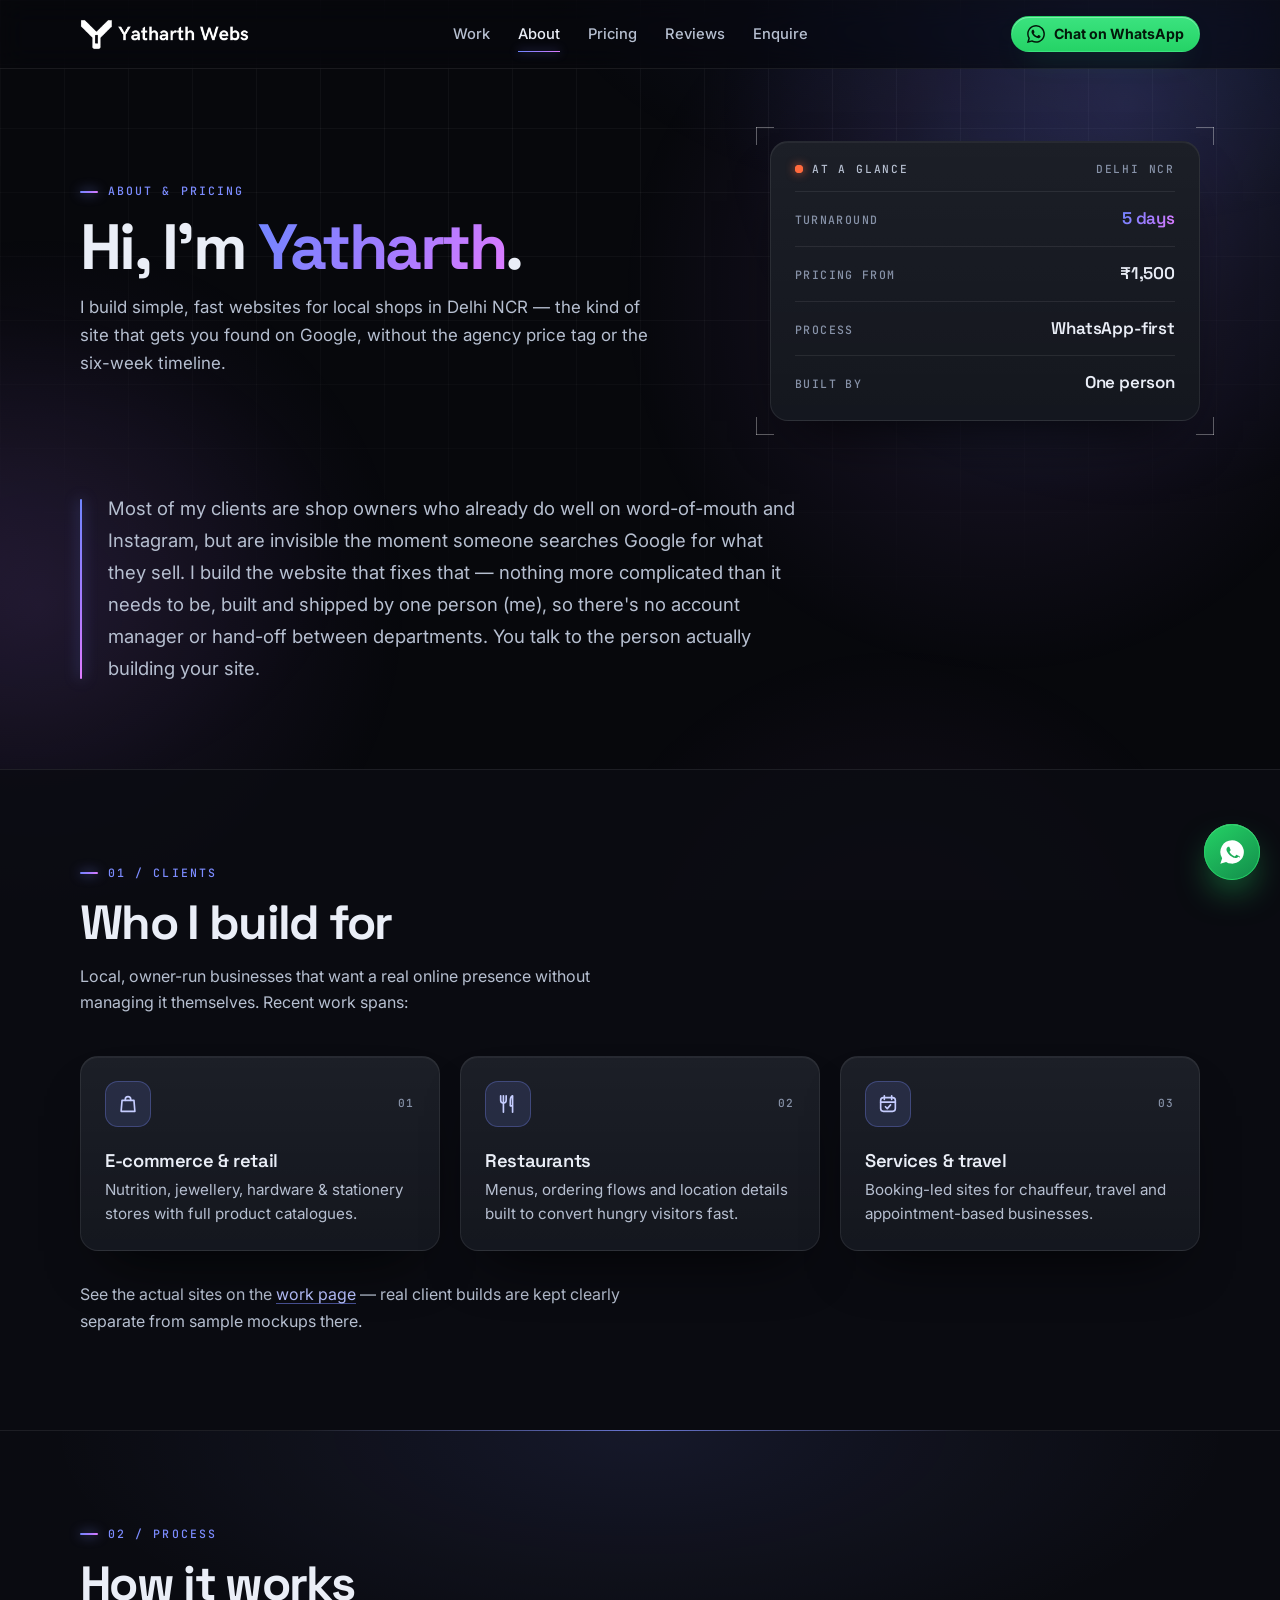
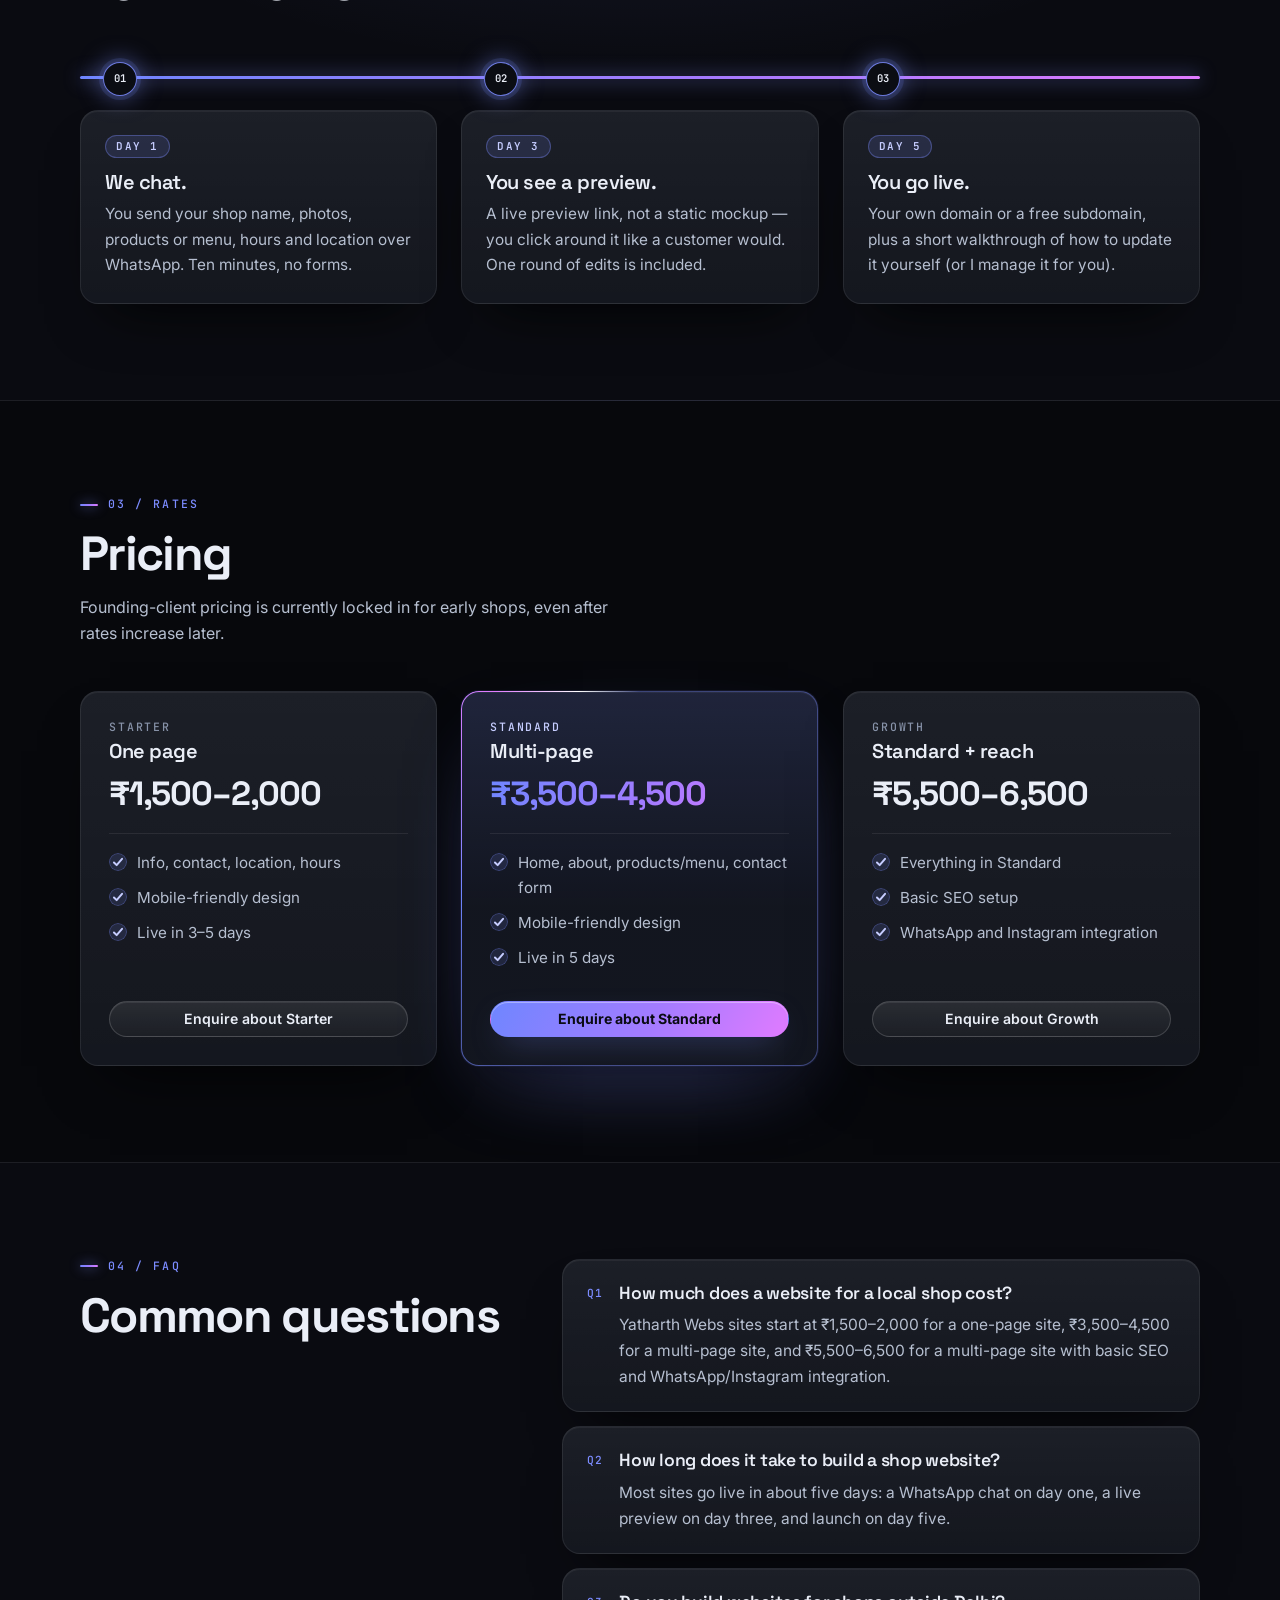
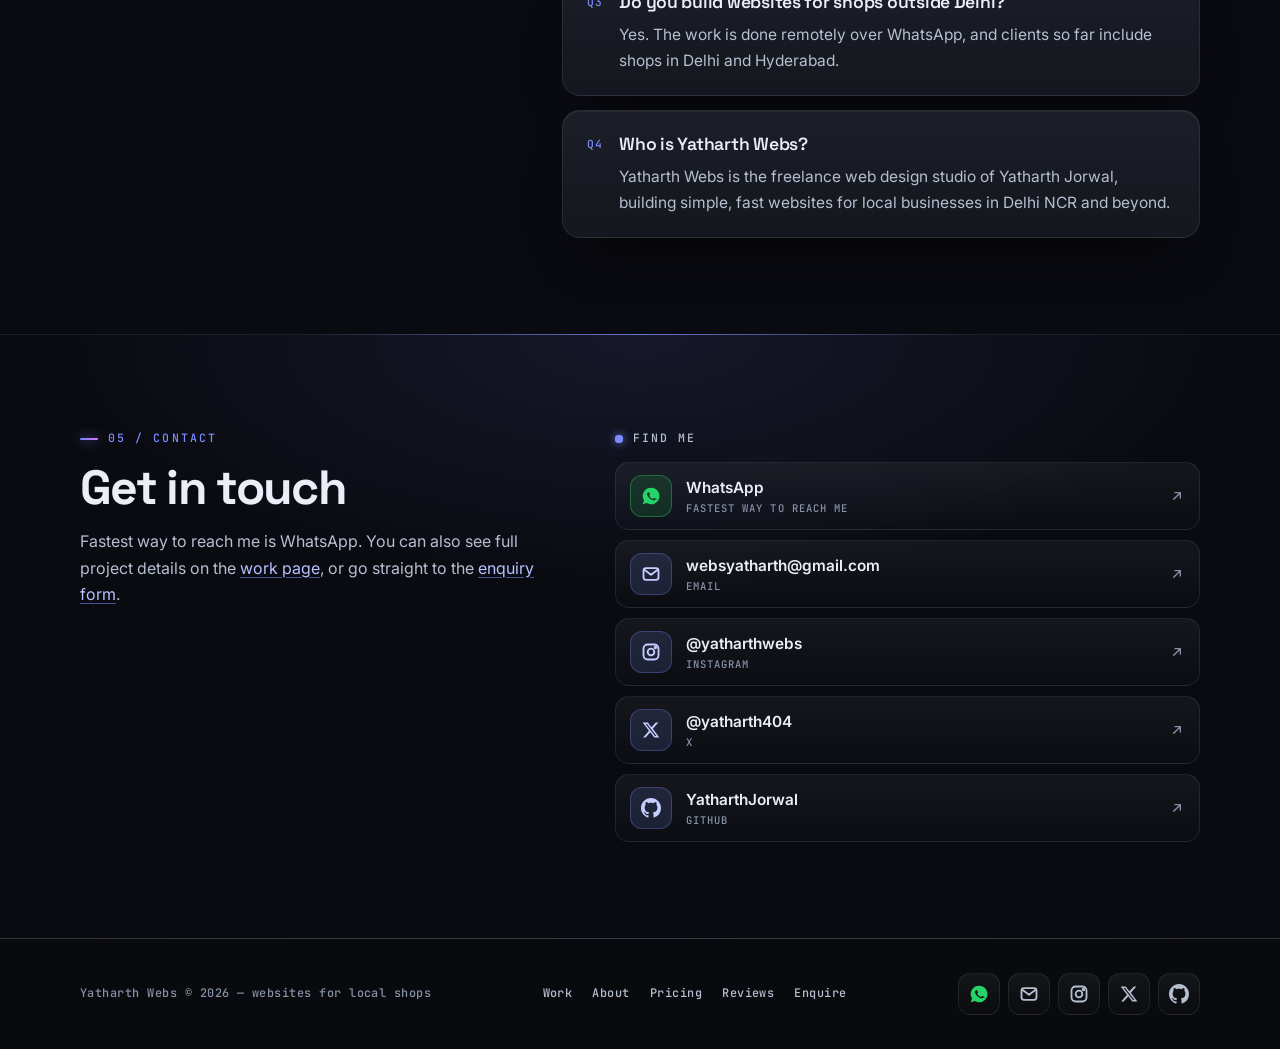
<file: about.html>
<!doctype html>
<html lang="en">
<head>
<meta charset="utf-8">
<meta name="viewport" content="width=device-width, initial-scale=1">
<title>About &amp; Pricing — Yatharth Webs, Delhi</title>
<meta name="description" content="Yatharth Webs builds simple, fast websites for local shops in Delhi NCR — five-day turnaround, WhatsApp-first process, pricing from ₹1,500.">
<meta property="og:title" content="About Yatharth Webs">
<meta property="og:description" content="Who builds your site, how the five-day process works, and what it costs.">
<meta property="og:type" content="website">
<link rel="canonical" href="https://yatharthwebs.site/about.html">
<meta name="theme-color" content="#07080c">
<link rel="icon" href="/favicon.ico?v=2" sizes="any">
<link rel="icon" type="image/png" href="/favicon.png?v=2" sizes="96x96">
<link rel="apple-touch-icon" href="/apple-touch-icon.png?v=2">
<link rel="preconnect" href="https://fonts.googleapis.com">
<link rel="preconnect" href="https://fonts.gstatic.com" crossorigin>
<link href="https://fonts.googleapis.com/css2?family=Inter:wght@400..700&family=JetBrains+Mono:wght@400..700&family=Space+Grotesk:wght@400..700&display=swap" rel="stylesheet">
<link rel="stylesheet" href="assets/styles.css">
<meta name="google-site-verification" content="PASTE_GSC_TOKEN_HERE">  <!-- Search Console: replace token, or delete this line if you verify via DNS -->
<script type="application/ld+json">{"@context": "https://schema.org", "@type": "FAQPage", "mainEntity": [{"@type": "Question", "name": "How much does a website for a local shop cost?", "acceptedAnswer": {"@type": "Answer", "text": "Yatharth Webs sites start at ₹1,500–2,000 for a one-page site, ₹3,500–4,500 for a multi-page site, and ₹5,500–6,500 for a multi-page site with basic SEO and WhatsApp/Instagram integration."}}, {"@type": "Question", "name": "How long does it take to build a shop website?", "acceptedAnswer": {"@type": "Answer", "text": "Most sites go live in about five days: a WhatsApp chat on day one, a live preview on day three, and launch on day five."}}, {"@type": "Question", "name": "Do you build websites for shops outside Delhi?", "acceptedAnswer": {"@type": "Answer", "text": "Yes. The work is done remotely over WhatsApp, and clients so far include shops in Delhi and Hyderabad."}}, {"@type": "Question", "name": "Who is Yatharth Webs?", "acceptedAnswer": {"@type": "Answer", "text": "Yatharth Webs is the freelance web design studio of Yatharth Jorwal, building simple, fast websites for local businesses in Delhi NCR and beyond."}}]}</script>
<script src="assets/pixel.js"></script>
<script src="assets/fx.js" defer></script>
<noscript><img height="1" width="1" style="display:none" src="https://www.facebook.com/tr?id=1102043718863613&ev=PageView&noscript=1" alt=""></noscript>
<style>
/* about.html · page-only styles (Graphite theme).
   Everything shared lives in assets/styles.css: tokens, .glass, .tier, .steps, .handles, .specs, .kicker and the fx.js motion hooks. */

/* ---- hero ---- */
.ab-hero{isolation:isolate;padding-bottom:84px}
.ab-deco{position:absolute;inset:0;z-index:-1;overflow:hidden;pointer-events:none}
.ab-glow{position:absolute;right:-8%;top:-22%;width:min(760px,80vw);aspect-ratio:1;border-radius:50%;background:radial-gradient(closest-side,rgba(124,140,255,.17),rgba(181,123,255,.06) 56%,transparent)}
.ab-hero-grid{display:grid;grid-template-columns:minmax(0,1.1fr) minmax(0,.9fr);gap:64px;align-items:center}
.ab-hero .lead{max-width:54ch}

/* spec sheet: a tilting glass card that floats inside four fixed corner ticks */
.ab-stage{position:relative;justify-self:end;width:min(100%,430px)}
.ab-frame{--tick:rgba(255,255,255,.34);position:absolute;inset:-14px;pointer-events:none;animation:ab-breathe 4.5s ease-in-out infinite alternate;background:
  linear-gradient(var(--tick),var(--tick)) 0 0/18px 1px no-repeat,linear-gradient(var(--tick),var(--tick)) 0 0/1px 18px no-repeat,
  linear-gradient(var(--tick),var(--tick)) 100% 0/18px 1px no-repeat,linear-gradient(var(--tick),var(--tick)) 100% 0/1px 18px no-repeat,
  linear-gradient(var(--tick),var(--tick)) 0 100%/18px 1px no-repeat,linear-gradient(var(--tick),var(--tick)) 0 100%/1px 18px no-repeat,
  linear-gradient(var(--tick),var(--tick)) 100% 100%/18px 1px no-repeat,linear-gradient(var(--tick),var(--tick)) 100% 100%/1px 18px no-repeat}
@keyframes ab-breathe{from{opacity:.45}to{opacity:1}}
.ab-spec{padding:20px 24px 10px}
.ab-spec:hover{animation-play-state:paused}
.ab-spec-head{display:flex;align-items:center;justify-content:space-between;gap:12px;margin-bottom:14px;font:500 .7rem/1.3 var(--mono);letter-spacing:.16em;text-transform:uppercase;color:var(--text-2)}
.ab-spec-head span{display:inline-flex;align-items:center;gap:9px}
.ab-spec .specs>div{padding:13px 0}
.ab-spec .specs>div:last-child{border-bottom:0}
.ab-spec .specs dd{font-family:var(--display);font-size:1.06rem;letter-spacing:-.01em}
/* a thin line that keeps scanning down the card (transform + opacity only; stays hidden with reduced motion) */
.ab-scan{position:absolute;inset:0 22px;pointer-events:none;opacity:0;background:linear-gradient(90deg,transparent,rgba(124,140,255,.85),transparent) 0 0/100% 1px no-repeat;animation:ab-scan 7s cubic-bezier(.45,0,.55,1) infinite}
@keyframes ab-scan{0%{transform:translateY(6%);opacity:0}14%{opacity:.9}86%{opacity:.9}100%{transform:translateY(94%);opacity:0}}

/* the opening note: an accent line draws itself down the left edge when it scrolls in */
.ab-note{position:relative;max-width:60ch;margin-top:72px;padding-left:28px;font-size:clamp(1.02rem,1.45vw,1.18rem);line-height:1.72;color:var(--text-2)}
.ab-note::before{content:"";position:absolute;left:0;top:6px;bottom:6px;width:2px;border-radius:2px;background:var(--grad);box-shadow:0 0 14px rgba(124,140,255,.7);transform-origin:50% 0;transition:transform 1.3s var(--ease) .25s}
.ab-note.reveal:not(.in)::before{transform:scaleY(0)}

/* ---- section heads and running text ---- */
.ab-head{max-width:720px}
.ab-p{max-width:58ch;margin-top:30px;color:var(--text-2)}

/* ---- who I build for ---- */
.who-grid{display:grid;grid-template-columns:repeat(auto-fit,minmax(min(250px,100%),1fr));gap:20px;margin-top:40px}
.who-card{display:flex;flex-direction:column}
.who-top{display:flex;align-items:center;justify-content:space-between;margin-bottom:22px}
.who-ico{display:grid;place-items:center;width:46px;height:46px;border-radius:13px;background:var(--accent-soft);box-shadow:inset 0 0 0 1px rgba(124,140,255,.3);color:#c6cdff;transition:background-color .25s ease,color .25s ease,box-shadow .25s ease}
.who-ico svg{width:22px;height:22px}
.who-n{font:500 .7rem/1 var(--mono);letter-spacing:.14em;color:var(--muted)}
.who-card b{display:block;margin-bottom:6px;font-family:var(--display);font-size:1.15rem;font-weight:600;line-height:1.25;letter-spacing:-.02em;color:var(--text)}
.who-card>span{display:block;color:var(--text-2);font-size:.95rem;line-height:1.6}
@media (hover:hover){
  .who-card:hover .who-ico{background:var(--accent);color:var(--accent-ink);box-shadow:0 0 22px rgba(124,140,255,.7)}
}

/* ---- how it works: the shared .steps timeline, with the day badge sitting inside the step heading ---- */
.ab-steps .step h3 .day{display:flex;width:-moz-fit-content;width:fit-content}

/* ---- common questions ---- */
.ab-faq{display:grid;grid-template-columns:minmax(0,.8fr) minmax(0,1.2fr);gap:56px;align-items:start}
.ab-faq .ab-head{position:sticky;top:104px}
.faq-list{display:grid;gap:14px}
.faq{display:grid;grid-template-columns:auto minmax(0,1fr);gap:16px;padding:22px 24px}
.faq-n{padding-top:4px;font:500 .7rem/1.3 var(--mono);letter-spacing:.12em;color:var(--accent)}
.faq h3{font-size:1.1rem;line-height:1.3;letter-spacing:-.015em}
.faq p{max-width:60ch;margin-top:8px;color:var(--text-2);font-size:.97rem}

/* ---- get in touch ---- */
.ab-contact{display:grid;grid-template-columns:minmax(0,.9fr) minmax(0,1.1fr);gap:56px;align-items:start}
.ab-find-h{display:flex;align-items:center;gap:10px;margin-bottom:16px;font:500 .72rem/1.3 var(--mono);letter-spacing:.18em;text-transform:uppercase;color:var(--text-2)}

/* ---- responsive ---- */
@media (max-width:900px){
  .ab-hero-grid,.ab-faq,.ab-contact{grid-template-columns:minmax(0,1fr)}
  .ab-hero-grid{gap:48px}
  .ab-stage{justify-self:start}
  .ab-faq,.ab-contact{gap:32px}
  .ab-faq .ab-head{position:static}
  .ab-note{margin-top:60px}
}
@media (max-width:600px){
  .ab-hero{padding-bottom:60px}
  .ab-hero-grid{gap:40px}
  .ab-frame{inset:-10px}
  .ab-spec{padding:18px 20px 8px}
  .ab-note{margin-top:52px;padding-left:20px}
  .who-grid{gap:14px;margin-top:32px}
  .faq{gap:12px;padding:20px}
}
@media (prefers-reduced-motion:reduce){
  .ab-note.reveal::before{transform:none!important}
}
</style>
<noscript><style>.reveal{opacity:1!important;transform:none!important}.ab-note.reveal::before{transform:none!important}</style></noscript>
</head>
<body>
<div class="progress" aria-hidden="true"><i id="bar"></i></div>

<header class="nav">
  <div class="wrap">
    <a class="brand" href="index.html" aria-label="Yatharth Webs home"><img src="[data-uri]" alt="Yatharth Webs" width="169" height="31"></a>
    <nav class="links" aria-label="Sections">
      <a href="projects.html">Work</a><a href="about.html" aria-current="page">About</a><a href="index.html#pricing">Pricing</a><a href="index.html#reviews">Reviews</a><a href="index.html#enquire">Enquire</a>
    </nav>
    <a class="btn wa sm" href="https://wa.me/918130926649" target="_blank" rel="noopener">
      <svg viewBox="0 0 24 24" fill="currentColor" aria-hidden="true"><path d="M20.5 3.5A11.8 11.8 0 0012.05 0C5.5 0 .2 5.3.2 11.85c0 2.1.55 4.1 1.6 5.9L0 24l6.4-1.68a11.8 11.8 0 005.65 1.44h.01c6.55 0 11.85-5.3 11.85-11.85 0-3.17-1.23-6.14-3.4-8.4zM12.06 21.8h-.01a9.9 9.9 0 01-5.04-1.38l-.36-.21-3.8 1 1.02-3.7-.24-.38a9.87 9.87 0 01-1.51-5.27c0-5.45 4.44-9.88 9.9-9.88 2.64 0 5.12 1.03 6.98 2.9a9.8 9.8 0 012.89 6.99c0 5.45-4.44 9.93-9.83 9.93zm5.42-7.4c-.3-.15-1.76-.87-2.03-.97-.27-.1-.47-.15-.67.15-.2.3-.77.97-.94 1.17-.17.2-.35.22-.65.07-.3-.15-1.26-.46-2.4-1.48-.89-.79-1.49-1.77-1.66-2.07-.17-.3-.02-.46.13-.6.13-.13.3-.35.45-.52.15-.17.2-.3.3-.5.1-.2.05-.37-.02-.52-.08-.15-.67-1.62-.92-2.22-.24-.58-.49-.5-.67-.51h-.57c-.2 0-.52.08-.79.37-.27.3-1.04 1.02-1.04 2.48 0 1.46 1.07 2.88 1.22 3.08.15.2 2.1 3.2 5.08 4.49.71.3 1.26.49 1.7.63.71.23 1.36.2 1.87.12.57-.08 1.76-.72 2-1.41.25-.7.25-1.29.17-1.41-.07-.12-.27-.2-.57-.35z"/></svg>
      <span><span class="hide-sm">Chat on </span>WhatsApp</span>
    </a>
  </div>
</header>

<main id="top">
<!-- HERO -->
<section class="page-hero ab-hero" data-spot>
  <div class="ab-deco" aria-hidden="true"><i class="ab-glow" data-parallax="0.18"></i></div>
  <div class="wrap">
    <div class="ab-hero-grid">
      <div>
        <p class="kicker reveal">About &amp; pricing</p>
        <h1 class="reveal">Hi, I'm <em>Yatharth</em>.</h1>
        <p class="lead reveal">I build simple, fast websites for local shops in Delhi NCR — the kind of site that gets you found on Google, without the agency price tag or the six-week timeline.</p>
      </div>
      <div class="ab-stage reveal" data-reveal="flip" data-delay="220">
        <i class="ab-frame" aria-hidden="true"></i>
        <div class="ab-spec glass float" data-tilt="7">
          <i class="ab-scan" aria-hidden="true"></i>
          <div class="ab-spec-head" data-depth="34"><span><i class="live-dot" aria-hidden="true"></i>At a glance</span><span class="muted">Delhi NCR</span></div>
          <dl class="specs" data-depth="18">
            <div><dt>Turnaround</dt><dd><span class="grad-text">5 days</span></dd></div>
            <div><dt>Pricing from</dt><dd>₹1,500</dd></div>
            <div><dt>Process</dt><dd>WhatsApp-first</dd></div>
            <div><dt>Built by</dt><dd>One person</dd></div>
          </dl>
        </div>
      </div>
    </div>
    <p class="ab-note reveal">Most of my clients are shop owners who already do well on word-of-mouth and Instagram, but are invisible the moment someone searches Google for what they sell. I build the website that fixes that — nothing more complicated than it needs to be, built and shipped by one person (me), so there's no account manager or hand-off between departments. You talk to the person actually building your site.</p>
  </div>
</section>

<!-- WHO I BUILD FOR -->
<section class="band">
  <div class="wrap">
    <div class="ab-head">
      <p class="kicker reveal">01 / Clients</p>
      <h2 class="reveal">Who I build for</h2>
      <p class="lead reveal">Local, owner-run businesses that want a real online presence without managing it themselves. Recent work spans:</p>
    </div>
    <div class="who-grid" data-stagger="110">
      <div class="who-card glass reveal" data-tilt="7">
        <div class="who-top" data-depth="40" aria-hidden="true"><i class="who-ico"><svg viewBox="0 0 24 24" fill="none" stroke="currentColor" stroke-width="1.8" stroke-linecap="round" stroke-linejoin="round"><path d="M5.5 8h13l1 12h-15l1-12z"/><path d="M9 8V7a3 3 0 016 0v1"/></svg></i><i class="who-n">01</i></div>
        <b data-depth="26">E-commerce &amp; retail</b><span data-depth="12">Nutrition, jewellery, hardware &amp; stationery stores with full product catalogues.</span>
      </div>
      <div class="who-card glass reveal" data-tilt="7">
        <div class="who-top" data-depth="40" aria-hidden="true"><i class="who-ico"><svg viewBox="0 0 24 24" fill="none" stroke="currentColor" stroke-width="1.8" stroke-linecap="round" stroke-linejoin="round"><path d="M7 3v18"/><path d="M4 3v5a3 3 0 006 0V3"/><path d="M17 21v-7h-2.5V8.5C14.5 5.5 15.6 3.6 17 3v11"/></svg></i><i class="who-n">02</i></div>
        <b data-depth="26">Restaurants</b><span data-depth="12">Menus, ordering flows and location details built to convert hungry visitors fast.</span>
      </div>
      <div class="who-card glass reveal" data-tilt="7">
        <div class="who-top" data-depth="40" aria-hidden="true"><i class="who-ico"><svg viewBox="0 0 24 24" fill="none" stroke="currentColor" stroke-width="1.8" stroke-linecap="round" stroke-linejoin="round"><rect x="4" y="5" width="16" height="15" rx="3"/><path d="M8 3v4M16 3v4M4 10h16"/><path d="M9.2 15l2 2 3.6-4"/></svg></i><i class="who-n">03</i></div>
        <b data-depth="26">Services &amp; travel</b><span data-depth="12">Booking-led sites for chauffeur, travel and appointment-based businesses.</span>
      </div>
    </div>
    <p class="ab-p reveal">See the actual sites on the <a href="projects.html">work page</a> — real client builds are kept clearly separate from sample mockups there.</p>
  </div>
</section>

<!-- HOW IT WORKS -->
<section class="band glow" data-spot>
  <div class="wrap">
    <div class="ab-head">
      <p class="kicker reveal">02 / Process</p>
      <h2 class="reveal">How it works</h2>
    </div>
    <div class="steps ab-steps" data-stagger="140">
      <div class="step reveal"><h3><span class="day">Day 1</span><span class="sr-only"> — </span>We chat.</h3><p>You send your shop name, photos, products or menu, hours and location over WhatsApp. Ten minutes, no forms.</p></div>
      <div class="step reveal"><h3><span class="day">Day 3</span><span class="sr-only"> — </span>You see a preview.</h3><p>A live preview link, not a static mockup — you click around it like a customer would. One round of edits is included.</p></div>
      <div class="step reveal"><h3><span class="day">Day 5</span><span class="sr-only"> — </span>You go live.</h3><p>Your own domain or a free subdomain, plus a short walkthrough of how to update it yourself (or I manage it for you).</p></div>
    </div>
  </div>
</section>

<!-- PRICING -->
<section data-spot>
  <div class="wrap">
    <div class="ab-head">
      <p class="kicker reveal">03 / Rates</p>
      <h2 class="reveal">Pricing</h2>
      <p class="lead reveal">Founding-client pricing is currently locked in for early shops, even after rates increase later.</p>
    </div>
    <div class="tiers" data-stagger="110">
      <div class="tier reveal" data-tilt="6">
        <span class="name" data-depth="14">Starter</span><h3 data-depth="22">One page</h3><div class="price" data-depth="40">₹1,500–2,000</div>
        <ul><li>Info, contact, location, hours</li><li>Mobile-friendly design</li><li>Live in 3–5 days</li></ul>
        <a class="btn sm" data-magnetic href="index.html?plan=Starter#enquire">Enquire about Starter</a>
      </div>
      <div class="tier mid is-featured reveal" data-tilt="6">
        <span class="name" data-depth="14">Standard</span><h3 data-depth="22">Multi-page</h3><div class="price grad-text" data-depth="40">₹3,500–4,500</div>
        <ul><li>Home, about, products/menu, contact form</li><li>Mobile-friendly design</li><li>Live in 5 days</li></ul>
        <a class="btn sm ink" data-magnetic href="index.html?plan=Standard#enquire">Enquire about Standard</a>
      </div>
      <div class="tier reveal" data-tilt="6">
        <span class="name" data-depth="14">Growth</span><h3 data-depth="22">Standard + reach</h3><div class="price" data-depth="40">₹5,500–6,500</div>
        <ul><li>Everything in Standard</li><li>Basic SEO setup</li><li>WhatsApp and Instagram integration</li></ul>
        <a class="btn sm" data-magnetic href="index.html?plan=Growth#enquire">Enquire about Growth</a>
      </div>
    </div>
  </div>
</section>

<!-- COMMON QUESTIONS -->
<section class="band">
  <div class="wrap ab-faq">
    <div class="ab-head">
      <p class="kicker reveal">04 / FAQ</p>
      <h2 class="reveal">Common questions</h2>
    </div>
    <div class="faq-list" data-stagger="90">
      <div class="faq glass reveal" data-spot><span class="faq-n" aria-hidden="true">Q1</span><div><h3>How much does a website for a local shop cost?</h3><p>Yatharth Webs sites start at ₹1,500–2,000 for a one-page site, ₹3,500–4,500 for a multi-page site, and ₹5,500–6,500 for a multi-page site with basic SEO and WhatsApp/Instagram integration.</p></div></div>
      <div class="faq glass reveal" data-spot><span class="faq-n" aria-hidden="true">Q2</span><div><h3>How long does it take to build a shop website?</h3><p>Most sites go live in about five days: a WhatsApp chat on day one, a live preview on day three, and launch on day five.</p></div></div>
      <div class="faq glass reveal" data-spot><span class="faq-n" aria-hidden="true">Q3</span><div><h3>Do you build websites for shops outside Delhi?</h3><p>Yes. The work is done remotely over WhatsApp, and clients so far include shops in Delhi and Hyderabad.</p></div></div>
      <div class="faq glass reveal" data-spot><span class="faq-n" aria-hidden="true">Q4</span><div><h3>Who is Yatharth Webs?</h3><p>Yatharth Webs is the freelance web design studio of Yatharth Jorwal, building simple, fast websites for local businesses in Delhi NCR and beyond.</p></div></div>
    </div>
  </div>
</section>

<!-- GET IN TOUCH -->
<section class="band glow" data-spot>
  <div class="wrap ab-contact">
    <div class="ab-head">
      <p class="kicker reveal">05 / Contact</p>
      <h2 class="reveal">Get in touch</h2>
      <p class="lead reveal">Fastest way to reach me is WhatsApp. You can also see full project details on the <a href="projects.html">work page</a>, or go straight to the <a href="index.html#enquire">enquiry form</a>.</p>
    </div>
    <div>
      <h3 class="ab-find-h reveal"><i class="live-dot accent" aria-hidden="true"></i>Find me</h3>
      <ul class="handles" data-stagger="80">
        <li class="reveal" data-reveal="right"><a class="handle" href="https://wa.me/918130926649" target="_blank" rel="noopener"><span class="h-ico"><svg viewBox="0 0 24 24" aria-hidden="true"><use href="#i-wa"/></svg></span><span class="h-txt"><b>WhatsApp</b><small>Fastest way to reach me</small></span><span class="h-go" aria-hidden="true"><svg viewBox="0 0 24 24"><use href="#i-go"/></svg></span></a></li>
        <li class="reveal" data-reveal="right"><a class="handle" href="mailto:websyatharth@gmail.com" data-mail><span class="h-ico"><svg viewBox="0 0 24 24" aria-hidden="true"><use href="#i-mail"/></svg></span><span class="h-txt"><b>websyatharth@gmail.com</b><small>Email</small></span><span class="h-go" aria-hidden="true"><svg viewBox="0 0 24 24"><use href="#i-go"/></svg></span></a></li>
        <li class="reveal" data-reveal="right"><a class="handle" href="https://instagram.com/yatharthwebs" target="_blank" rel="noopener"><span class="h-ico"><svg viewBox="0 0 24 24" aria-hidden="true"><use href="#i-ig"/></svg></span><span class="h-txt"><b>@yatharthwebs</b><small>Instagram</small></span><span class="h-go" aria-hidden="true"><svg viewBox="0 0 24 24"><use href="#i-go"/></svg></span></a></li>
        <li class="reveal" data-reveal="right"><a class="handle" href="https://x.com/yatharth404" target="_blank" rel="noopener"><span class="h-ico"><svg viewBox="0 0 24 24" aria-hidden="true"><use href="#i-x"/></svg></span><span class="h-txt"><b>@yatharth404</b><small>X</small></span><span class="h-go" aria-hidden="true"><svg viewBox="0 0 24 24"><use href="#i-go"/></svg></span></a></li>
        <li class="reveal" data-reveal="right"><a class="handle" href="https://github.com/YatharthJorwal" target="_blank" rel="noopener"><span class="h-ico"><svg viewBox="0 0 24 24" aria-hidden="true"><use href="#i-gh"/></svg></span><span class="h-txt"><b>YatharthJorwal</b><small>GitHub</small></span><span class="h-go" aria-hidden="true"><svg viewBox="0 0 24 24"><use href="#i-go"/></svg></span></a></li>
      </ul>
    </div>
  </div>
</section>
</main>

<!-- icons for the profile handles (used in "Find me" and in the footer) -->
<svg class="sr-only" width="0" height="0" aria-hidden="true" focusable="false">
  <symbol id="i-wa" viewBox="0 0 24 24"><path fill="currentColor" d="M12.05 2a10 10 0 00-8.5 15.25L2 22l4.9-1.5A10 10 0 1012.05 2zm5.4 13.9c-.2.6-1.2 1.1-1.7 1.2-.4.1-1 .1-1.6-.1-.4-.1-.9-.3-1.5-.6-2.6-1.1-4.3-3.8-4.4-4-.1-.2-1-1.3-1-2.5s.6-1.8.9-2c.2-.3.5-.3.7-.3h.5c.2 0 .4 0 .6.5l.8 2c.1.1.1.3 0 .5l-.3.5-.4.4c-.1.1-.3.3-.1.6.2.3.8 1.3 1.7 2.1 1.1 1 2.1 1.3 2.4 1.5.3.1.5.1.6-.1l.9-1c.2-.3.4-.2.6-.1l1.9.9c.3.1.5.2.5.3.1.1.1.6-.1 1.2z"/></symbol>
  <symbol id="i-mail" viewBox="0 0 24 24"><g fill="none" stroke="currentColor" stroke-width="2.2" stroke-linecap="round" stroke-linejoin="round"><rect x="3" y="5" width="18" height="14" rx="3"/><path d="M4 7l8 6 8-6"/></g></symbol>
  <symbol id="i-ig" viewBox="0 0 24 24"><g fill="none" stroke="currentColor" stroke-width="2.2"><rect x="3" y="3" width="18" height="18" rx="5"/><circle cx="12" cy="12" r="4"/><circle cx="17.3" cy="6.7" r="1" fill="currentColor"/></g></symbol>
  <symbol id="i-x" viewBox="0 0 24 24"><path fill="currentColor" d="M17.8 3h3l-6.6 7.5L22 21h-6.1l-4.8-6.2L5.6 21h-3l7-8L2 3h6.2l4.3 5.7L17.8 3zm-1 16.2h1.7L7.3 4.7H5.5l11.3 14.5z"/></symbol>
  <symbol id="i-go" viewBox="0 0 24 24"><path fill="none" stroke="currentColor" stroke-width="2" stroke-linecap="round" stroke-linejoin="round" d="M7 17L17 7M9 7h8v8"/></symbol>
  <symbol id="i-gh" viewBox="0 0 16 16"><path fill="currentColor" d="M8 0C3.58 0 0 3.58 0 8c0 3.54 2.29 6.53 5.47 7.59.4.07.55-.17.55-.38 0-.19-.01-.82-.01-1.49-2.01.37-2.53-.49-2.69-.94-.09-.23-.48-.94-.82-1.13-.28-.15-.68-.52-.01-.53.63-.01 1.08.58 1.23.82.72 1.21 1.87.87 2.33.66.07-.52.28-.87.51-1.07-1.78-.2-3.64-.89-3.64-3.95 0-.87.31-1.59.82-2.15-.08-.2-.36-1.02.08-2.12 0 0 .67-.21 2.2.82.64-.18 1.32-.27 2-.27s1.36.09 2 .27c1.53-1.04 2.2-.82 2.2-.82.44 1.1.16 1.92.08 2.12.51.56.82 1.27.82 2.15 0 3.07-1.87 3.75-3.65 3.95.29.25.54.73.54 1.48 0 1.07-.01 1.93-.01 2.2 0 .21.15.46.55.38A8.013 8.013 0 0016 8c0-4.42-3.58-8-8-8z"/></symbol>
</svg>

<footer>
  <div class="wrap">
    <span>Yatharth Webs © 2026 — websites for local shops</span>
    <nav aria-label="Footer"><a href="projects.html">Work</a><a href="about.html">About</a><a href="index.html#pricing">Pricing</a><a href="index.html#reviews">Reviews</a><a href="index.html#enquire">Enquire</a></nav>
    <ul class="handles mini" aria-label="Find me on">
      <li><a class="handle" href="https://wa.me/918130926649" target="_blank" rel="noopener" title="WhatsApp"><span class="h-ico"><svg viewBox="0 0 24 24" aria-hidden="true"><use href="#i-wa"/></svg></span><span class="h-txt"><b>WhatsApp</b><small>Fastest way to reach me</small></span></a></li>
      <li><a class="handle" href="mailto:websyatharth@gmail.com" data-mail title="Email"><span class="h-ico"><svg viewBox="0 0 24 24" aria-hidden="true"><use href="#i-mail"/></svg></span><span class="h-txt"><b>websyatharth@gmail.com</b><small>Email</small></span></a></li>
      <li><a class="handle" href="https://instagram.com/yatharthwebs" target="_blank" rel="noopener" title="Instagram"><span class="h-ico"><svg viewBox="0 0 24 24" aria-hidden="true"><use href="#i-ig"/></svg></span><span class="h-txt"><b>@yatharthwebs</b><small>Instagram</small></span></a></li>
      <li><a class="handle" href="https://x.com/yatharth404" target="_blank" rel="noopener" title="X"><span class="h-ico"><svg viewBox="0 0 24 24" aria-hidden="true"><use href="#i-x"/></svg></span><span class="h-txt"><b>@yatharth404</b><small>X</small></span></a></li>
      <li><a class="handle" href="https://github.com/YatharthJorwal" target="_blank" rel="noopener" title="GitHub"><span class="h-ico"><svg viewBox="0 0 24 24" aria-hidden="true"><use href="#i-gh"/></svg></span><span class="h-txt"><b>YatharthJorwal</b><small>GitHub</small></span></a></li>
    </ul>
  </div>
</footer>

<a class="fab" id="fab" href="https://wa.me/918130926649" target="_blank" rel="noopener" aria-label="Chat on WhatsApp">
  <svg viewBox="0 0 24 24" fill="currentColor" aria-hidden="true"><path d="M12.05 2a10 10 0 00-8.5 15.25L2 22l4.9-1.5A10 10 0 1012.05 2zm5.4 13.9c-.2.6-1.2 1.1-1.7 1.2-.4.1-1 .1-1.6-.1-.4-.1-.9-.3-1.5-.6-2.6-1.1-4.3-3.8-4.4-4-.1-.2-1-1.3-1-2.5s.6-1.8.9-2c.2-.3.5-.3.7-.3h.5c.2 0 .4 0 .6.5l.8 2c.1.1.1.3 0 .5l-.3.5-.4.4c-.1.1-.3.3-.1.6.2.3.8 1.3 1.7 2.1 1.1 1 2.1 1.3 2.4 1.5.3.1.5.1.6-.1l.9-1c.2-.3.4-.2.6-.1l1.9.9c.3.1.5.2.5.3.1.1.1.6-.1 1.2z"/></svg>
</a>

<script>
const $ = (s, r=document) => r.querySelector(s);
const reduce = matchMedia('(prefers-reduced-motion: reduce)').matches;

/* Email handles: on desktop open a ready-to-send Gmail draft (a bare mailto: does nothing without a mail app set up);
   on phones the mailto: link opens the mail app as usual. Same behaviour as the homepage. */
document.addEventListener('click', e => {
  const a = e.target.closest('a[data-mail]'); if (!a || /Android|iPhone|iPad|iPod/i.test(navigator.userAgent)) return;
  e.preventDefault();
  const q = encodeURIComponent, body = ['Hi Yatharth,', '', "I came across Yatharth Webs and I'd like a website for my shop. Could you share a free mockup and the next steps?", '', 'Shop name:', 'What you sell:', 'WhatsApp number:', '', 'Thanks,'].join('\n');
  window.open(`https://mail.google.com/mail/?view=cm&fs=1&to=${q('websyatharth@gmail.com')}&su=${q('Website enquiry')}&body=${q(body)}`, '_blank', 'noopener');
});

/* assets/fx.js (deferred) drives the .reveal entrances and the .steps timeline.
   This is the fallback for when it did not load, so the page never stays hidden. */
addEventListener('DOMContentLoaded', () => {
  if (window.FX) return;
  const watch = (sel, cls, threshold) => {
    const els = document.querySelectorAll(sel);
    if (reduce || !('IntersectionObserver' in window)) { els.forEach(el => el.classList.add(cls)); return; }
    const io = new IntersectionObserver(es => es.forEach(en => {
      if (en.isIntersecting) { en.target.classList.add(cls); io.unobserve(en.target); }
    }), {threshold});
    els.forEach(el => io.observe(el));
  };
  watch('.reveal', 'in', .12);
  watch('.steps', 'go', .35);
});

/* scroll progress bar, at most one write per frame */
const bar = $('#bar');
let queued = false;
const paint = () => {
  queued = false;
  const h = document.documentElement;
  bar.style.width = (h.scrollTop / (h.scrollHeight - h.clientHeight || 1) * 100) + '%';
};
const onScroll = () => { if (!queued) { queued = true; requestAnimationFrame(paint); } };
addEventListener('scroll', onScroll, {passive:true});
addEventListener('resize', onScroll, {passive:true});
paint();
</script>
</body>
</html>
</file>
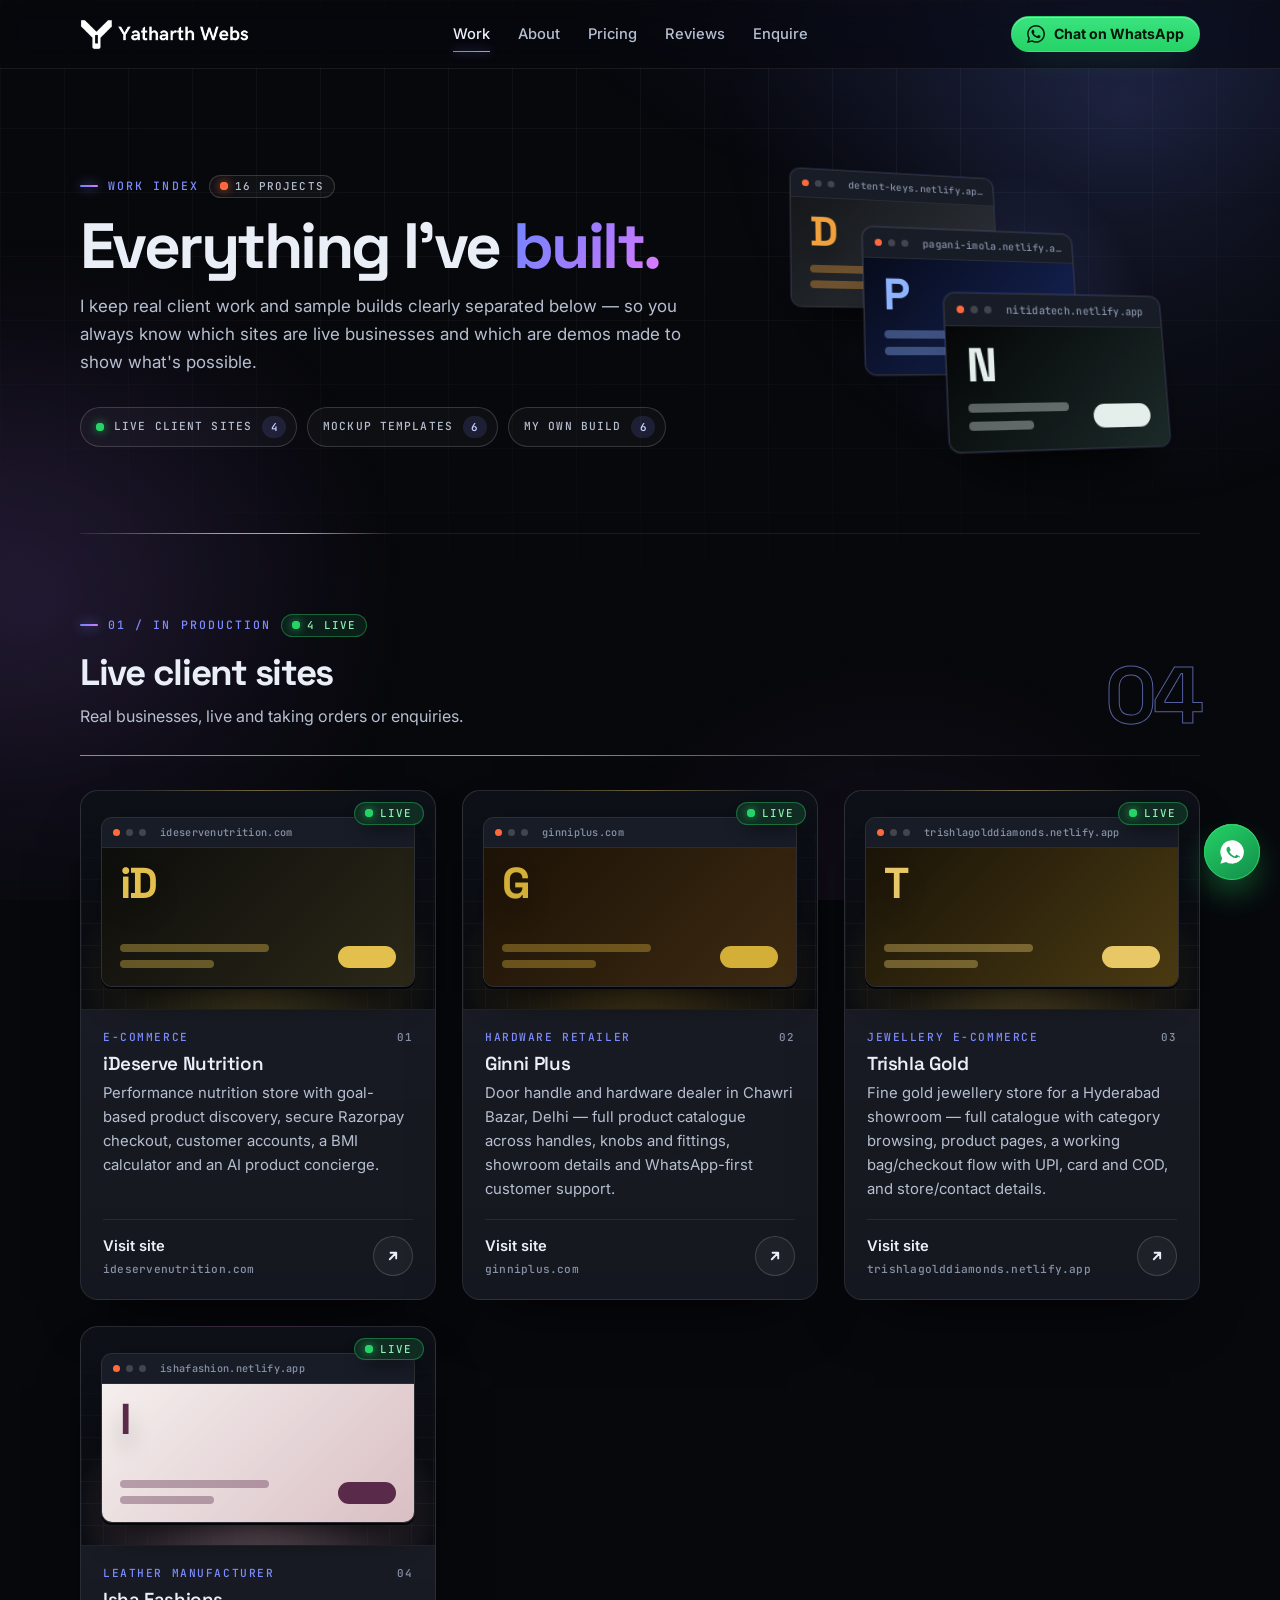
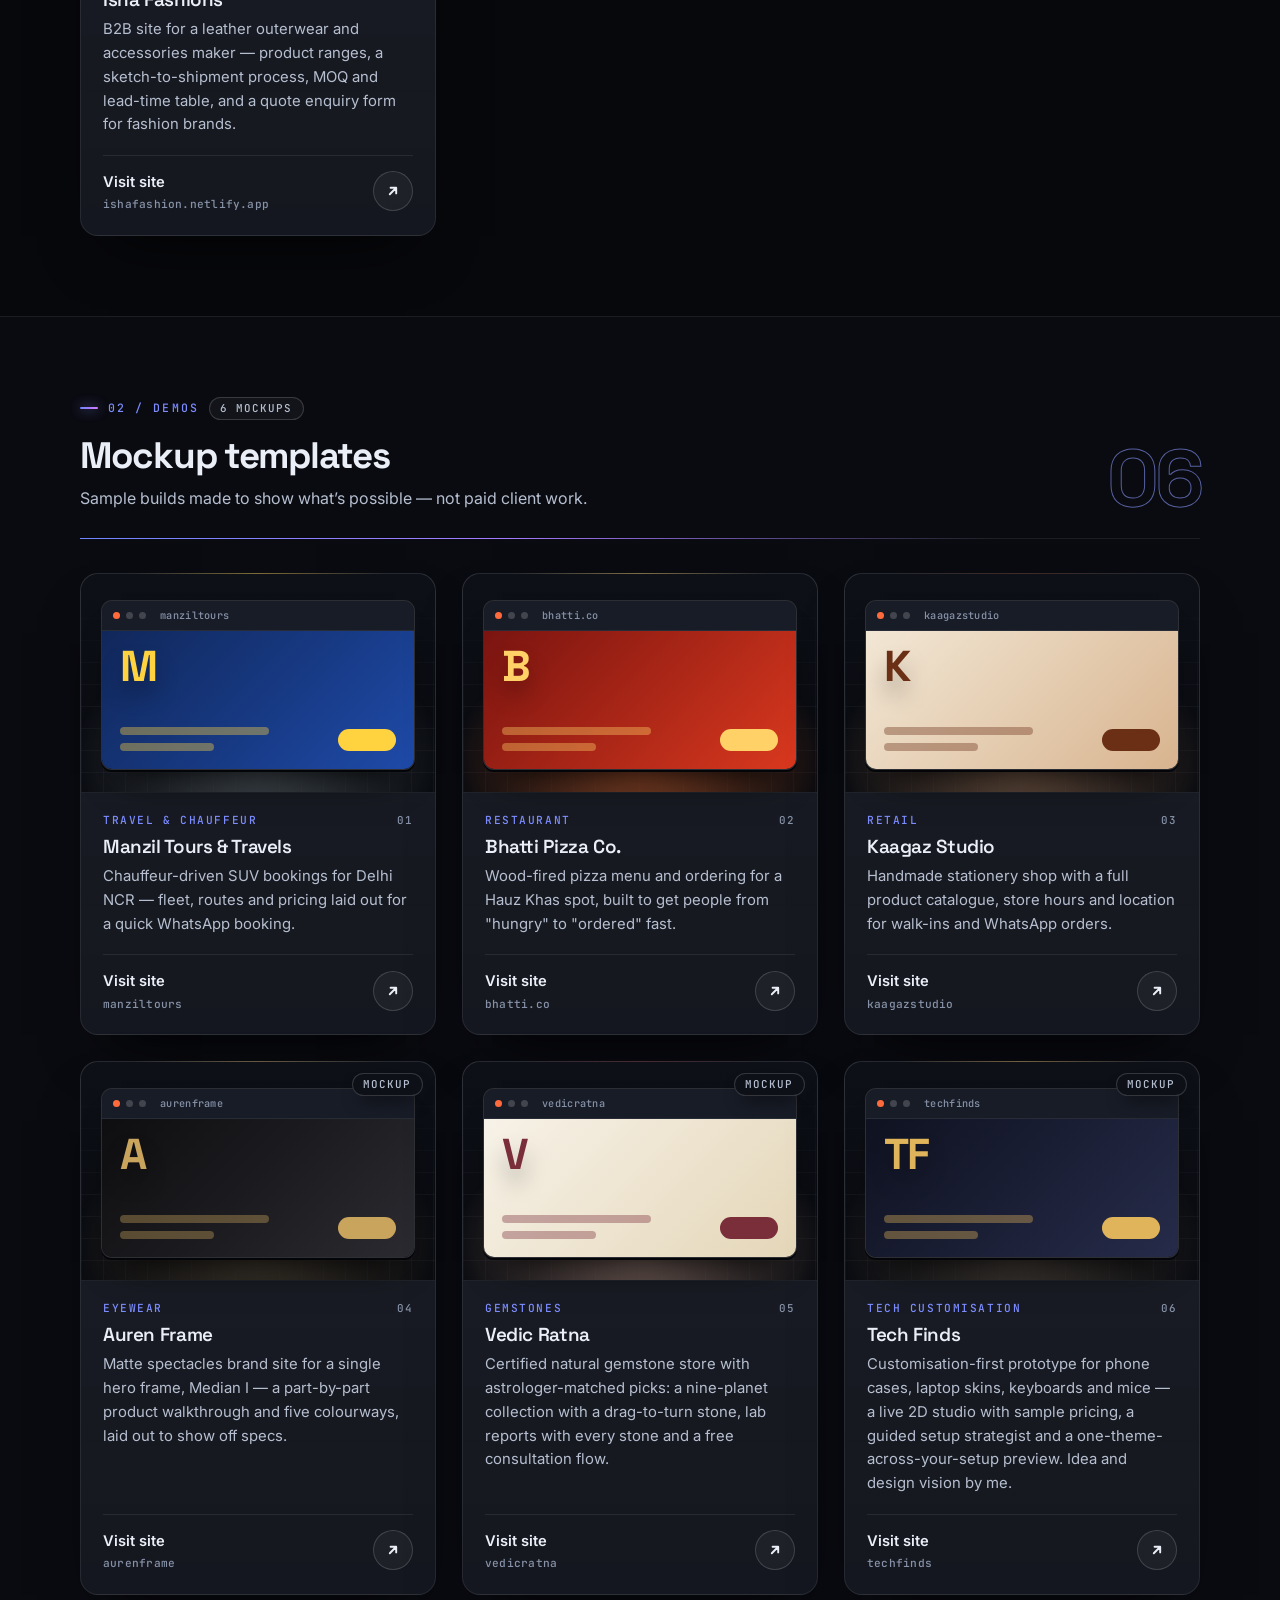
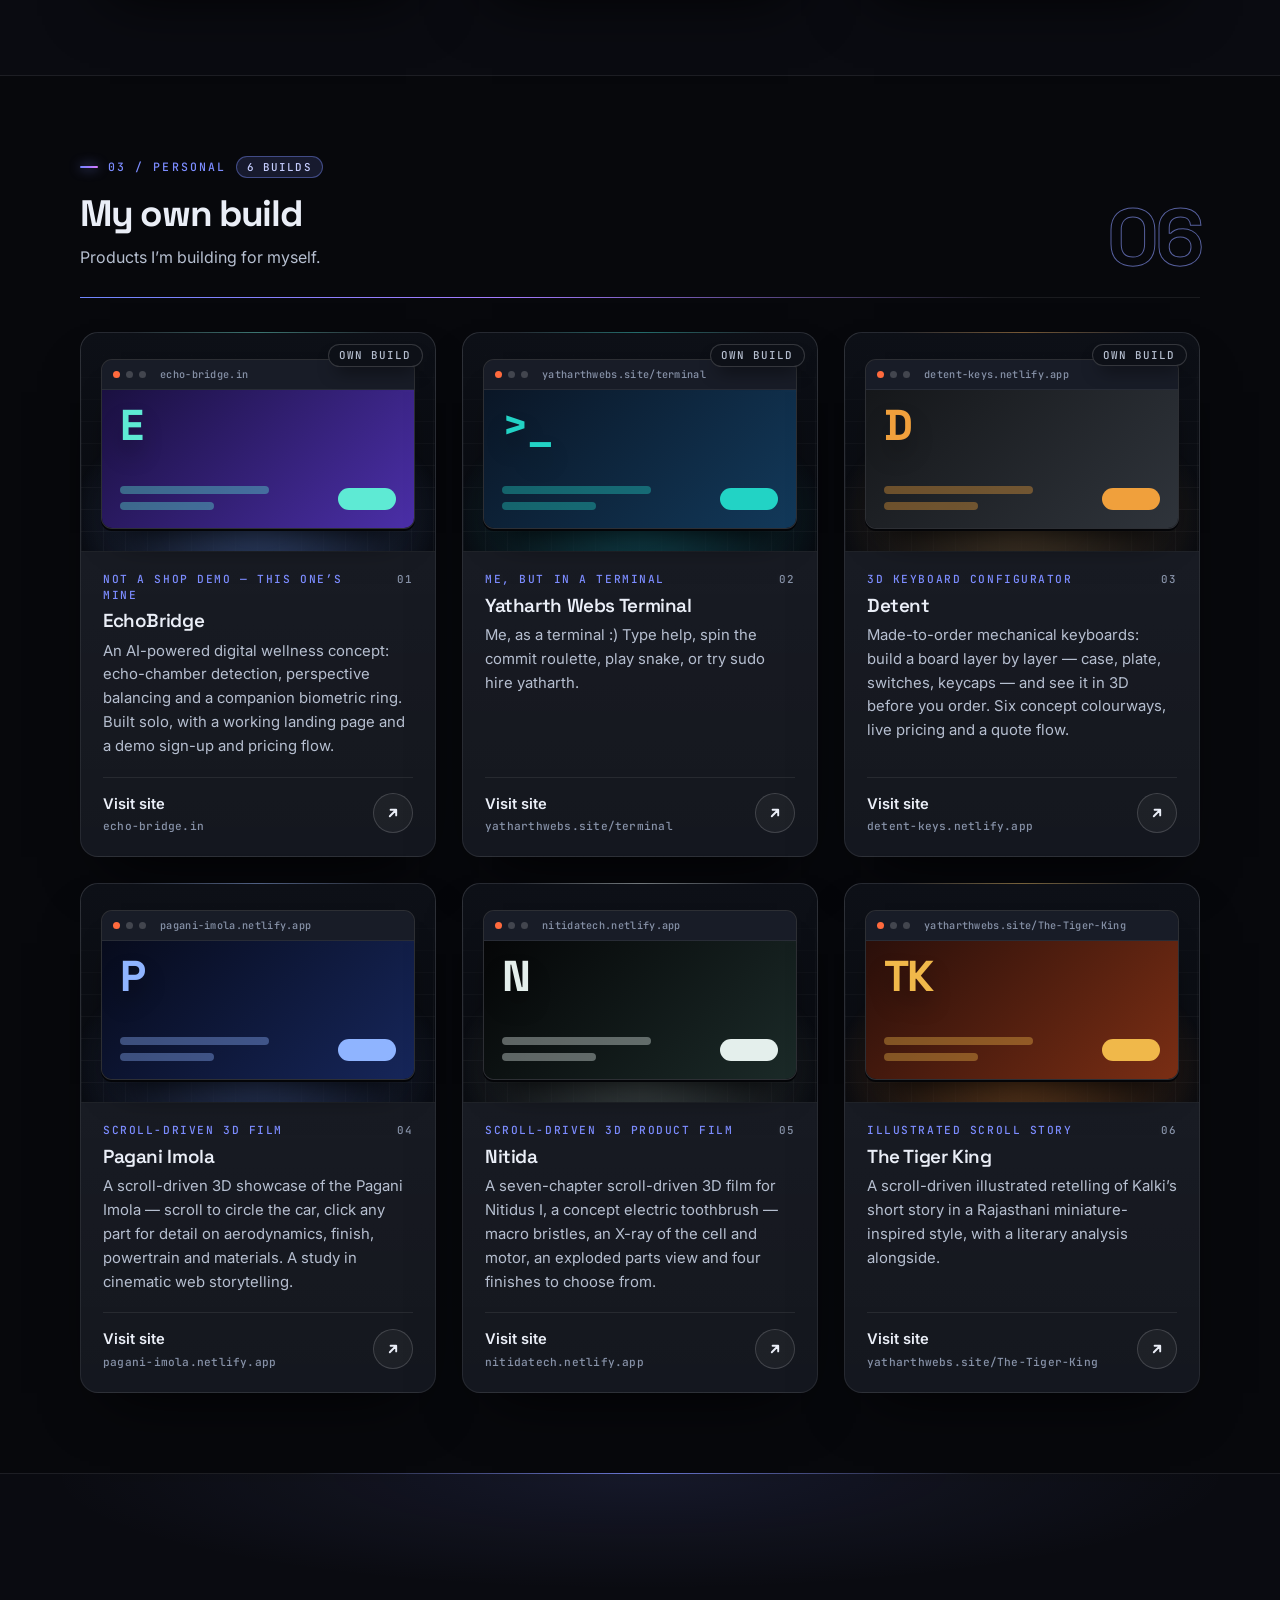
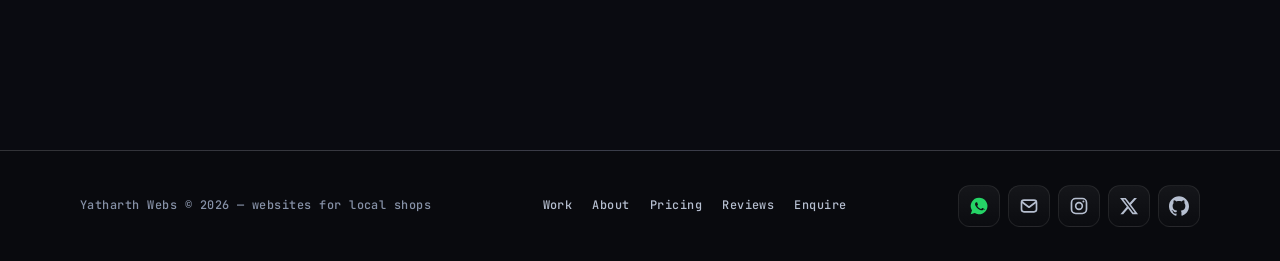
<file: projects.html>
<!doctype html>
<html lang="en">
<head>
<meta charset="utf-8">
<meta name="viewport" content="width=device-width, initial-scale=1">
<title>Our Work — Live Client Sites &amp; Mockups | Yatharth Webs</title>
<meta name="description" content="Every site I've built: live client shops (iDeserve, Ginni Plus, Trishla Gold), sample mockup templates, and my own product experiments.">
<meta property="og:title" content="Our Work — Yatharth Webs Portfolio">
<meta property="og:description" content="Live client sites, mockup templates and personal builds, all in one place.">
<meta property="og:type" content="website">
<link rel="canonical" href="https://yatharthwebs.site/projects.html">
<meta name="theme-color" content="#07080c">
<link rel="icon" href="/favicon.ico?v=2" sizes="any">
<link rel="icon" type="image/png" href="/favicon.png?v=2" sizes="96x96">
<link rel="apple-touch-icon" href="/apple-touch-icon.png?v=2">
<link rel="preconnect" href="https://fonts.googleapis.com">
<link rel="preconnect" href="https://fonts.gstatic.com" crossorigin>
<link href="https://fonts.googleapis.com/css2?family=Inter:wght@400..700&family=JetBrains+Mono:wght@400..700&family=Space+Grotesk:wght@400..700&display=swap" rel="stylesheet">
<link rel="stylesheet" href="assets/styles.css">
<meta name="google-site-verification" content="PASTE_GSC_TOKEN_HERE">  <!-- Search Console: replace token, or delete this line if you verify via DNS -->
<script src="assets/pixel.js"></script>
<script src="assets/fx.js" defer></script>
<noscript><img height="1" width="1" style="display:none" src="https://www.facebook.com/tr?id=1102043718863613&ev=PageView&noscript=1" alt=""></noscript>
<style>
/* projects.html · page-only styles (Graphite theme).
   Everything shared lives in assets/styles.css: tokens, .glass, .badge, .kicker, .band, .handles and the fx.js motion hooks
   ([data-tilt] / [data-depth] / [data-spot] / [data-magnetic] / [data-parallax] / .reveal).
   Project colours: each tile and deck slab carries --a / --b (screen gradient) and --c (glyph) inline, from assets/projects.js. */

/* ---- hero ---- */
.pg-hero{padding-bottom:0}
.pg-hero-grid{display:grid;grid-template-columns:minmax(0,1fr) minmax(0,400px);gap:24px 56px;align-items:center}
.pg-hero-copy{min-width:0}
.pg-hero .kicker{flex-wrap:wrap}

/* category jump links with live counts */
.cat-nav{display:flex;flex-wrap:wrap;gap:10px;margin-top:30px}
.cat-nav a{display:inline-flex;align-items:center;gap:10px;min-height:40px;padding:8px 10px 8px 15px;border-radius:999px;border:1px solid var(--line-2);background:rgba(255,255,255,.03);font:500 .7rem/1.2 var(--mono);letter-spacing:.1em;text-transform:uppercase;color:var(--text-2);text-decoration:none;transition:border-color .25s ease,background-color .25s ease,color .25s ease,box-shadow .3s ease}
.cat-nav a:hover{border-color:rgba(124,140,255,.55);background-color:rgba(124,140,255,.08);color:var(--text);box-shadow:var(--glow)}
.cat-nav b{display:grid;place-items:center;min-width:24px;height:22px;padding:0 7px;border-radius:999px;background:var(--accent-soft);color:#c6cdff;font:600 .68rem/1 var(--mono);letter-spacing:0}
.cat-nav b:empty{display:none}

/* a floating deck of three project windows (decorative, desktop only).
   .deck-wrap = perspective + scroll parallax · .deck-pose = the resting 3D pose · .deck = pointer tilt · .slab = one window */
.deck-wrap{position:relative;height:340px;perspective:1000px}
.deck-wrap::before{content:"";position:absolute;inset:-6% 0;background:radial-gradient(closest-side,rgba(124,140,255,.2),transparent 74%);pointer-events:none}
.deck-pose{position:absolute;inset:0;transform:rotateX(12deg) rotateY(18deg) rotateZ(-3deg);transform-style:preserve-3d}
/* the pose above already sits inside .deck-wrap's perspective, so the tilt adds rotation only */
.deck{position:absolute;inset:0;--tilt-persp:100000px}
.deck::after{content:none}
.slab{--a:#111a33;--b:#27356b;--c:#aebcff;position:absolute;width:54%;transform-style:preserve-3d;animation:pg-bob 7s ease-in-out infinite alternate}
.slab.s1{left:0;top:4%;transform:translateZ(-50px);animation-delay:-2s}
.slab.s2{left:15%;top:27%;transform:translateZ(15px);animation-delay:-4.5s}
.slab.s3{left:30%;top:50%;transform:translateZ(80px);animation-delay:-6.5s}
.slab .pc-win{box-shadow:inset 0 1px 0 rgba(255,255,255,.08),0 0 0 1px rgba(124,140,255,.14),0 34px 50px -22px rgba(0,0,0,.95)}
.slab .pc-scr{height:112px}
@keyframes pg-bob{from{translate:0 -4px}to{translate:0 4px}}

/* a light that keeps travelling along the hairline under the hero */
.pg-scan{position:relative;height:1px;margin-top:52px;background:var(--line);overflow:hidden}
.pg-scan i{position:absolute;inset:0 auto 0 0;width:28%;background:linear-gradient(90deg,transparent,#8c9bff 45%,#e07bff 70%,transparent);animation:pg-scan 6s cubic-bezier(.6,0,.4,1) infinite}
@keyframes pg-scan{from{transform:translateX(-100%)}to{transform:translateX(360%)}}

/* ---- category sections ---- */
.cat-section{padding:80px 0}
.cat-head{position:relative;display:flex;align-items:flex-end;justify-content:space-between;gap:20px 40px;padding-bottom:26px;border-bottom:1px solid var(--line)}
.cat-head>div{min-width:0}
/* an accent line draws itself along the header rule when the category scrolls in */
.cat-head::after{content:"";position:absolute;left:0;right:0;bottom:-1px;height:1px;background:linear-gradient(90deg,#6f86ff,#a47bff 38%,transparent 82%);transform-origin:0 50%;transition:transform 1.4s var(--ease) .2s;pointer-events:none}
.cat-head.reveal:not(.in)::after{transform:scaleX(0)}
.cat-head .kicker{flex-wrap:wrap}
.cat-head h2{font-size:clamp(1.6rem,3.4vw,2.3rem)}
.cat-blurb{margin-top:10px;max-width:54ch;color:var(--text-2)}
/* big outlined count on the right (decorative: the kicker badge carries the real count) */
.cat-big{flex:none;font:700 clamp(3.4rem,7vw,5rem)/.82 var(--display);letter-spacing:-.05em;color:rgba(124,140,255,.34);-webkit-user-select:none;user-select:none}
@supports (-webkit-text-stroke:1px #000){.cat-big{color:transparent;-webkit-text-stroke:1px rgba(140,155,255,.6)}}

/* ---- showroom tiles ----
   .pcard is a .glass card with [data-tilt]. Layers that lift while it tilts (data-depth): the window, its glyph,
   the status chip, the name and the round arrow. No overflow:hidden on the card, the stage or the float wrapper:
   that would flatten the 3D layers. */
.pgrid{display:grid;grid-template-columns:repeat(auto-fill,minmax(min(300px,100%),1fr));gap:26px;margin-top:34px;counter-reset:tile}
.pcard{--a:#111a33;--b:#27356b;--c:#aebcff;display:flex;flex-direction:column;min-width:0;color:var(--text);text-decoration:none;counter-increment:tile}
.pcard.glass{padding:0}
.pcard:focus-visible{border-color:rgba(124,140,255,.6);box-shadow:var(--shadow),var(--glow)}

/* stage: the dark shelf the window floats above, lit from below in the project's own colour */
.pc-stage{position:relative;display:block;padding:26px 20px 22px;border-radius:calc(var(--r-lg) - 1px) calc(var(--r-lg) - 1px) 0 0;border-bottom:1px solid var(--line);background:linear-gradient(180deg,#0d1017,#090b10);transform-style:preserve-3d}
.pc-stage::before{content:"";position:absolute;inset:0;border-radius:inherit;pointer-events:none;opacity:.6;transition:opacity .45s ease;
  background:radial-gradient(72% 78% at 50% 86%,var(--b),transparent 74%),
    linear-gradient(rgba(255,255,255,.06) 1px,transparent 1px) 0 0/100% 22px,
    linear-gradient(90deg,rgba(255,255,255,.06) 1px,transparent 1px) 0 0/22px 100%;
  -webkit-mask-image:linear-gradient(180deg,transparent,#000 62%);mask-image:linear-gradient(180deg,transparent,#000 62%)}
@supports (background:color-mix(in srgb,red 50%,blue)){
  .pc-stage::before{background:radial-gradient(72% 78% at 50% 86%,color-mix(in srgb,var(--c) 36%,var(--b)),transparent 74%),
    linear-gradient(rgba(255,255,255,.06) 1px,transparent 1px) 0 0/100% 22px,
    linear-gradient(90deg,rgba(255,255,255,.06) 1px,transparent 1px) 0 0/22px 100%}
}
/* a thin line of the project's colour along the top edge of the tile */
.pc-stage::after{content:"";position:absolute;left:14%;right:14%;top:-1px;height:1px;background:linear-gradient(90deg,transparent,var(--c),transparent);opacity:.4;transition:opacity .45s ease;pointer-events:none}
.pcard:hover .pc-stage::before,.pcard:focus-visible .pc-stage::before{opacity:.95}
.pcard:hover .pc-stage::after,.pcard:focus-visible .pc-stage::after{opacity:1}

/* the window bobs gently; neighbouring tiles are out of phase */
.pc-float{position:relative;display:block;transform-style:preserve-3d;animation:pg-bob 6.5s ease-in-out infinite alternate}
.pgrid>:nth-child(3n+2) .pc-float{animation-delay:-2.2s}
.pgrid>:nth-child(3n) .pc-float{animation-delay:-4.4s}

/* mini browser window (shared by the tiles and the hero deck) */
.pc-win{position:relative;display:block;overflow:hidden;border-radius:11px;border:1px solid rgba(255,255,255,.14);background:#0b0d13;box-shadow:inset 0 1px 0 rgba(255,255,255,.08),0 2px 0 #040508,0 24px 34px -20px rgba(0,0,0,.95)}
.pc-bar{display:flex;align-items:center;gap:6px;padding:8px 11px;background:#181c27;border-bottom:1px solid rgba(255,255,255,.07);font:500 .64rem/1.3 var(--mono);letter-spacing:.03em;color:var(--muted)}
.pc-bar i{flex:none;width:7px;height:7px;border-radius:50%;background:rgba(255,255,255,.18)}
.pc-bar i:first-child{background:var(--hot)}
.pc-bar span{min-width:0;margin-left:8px;overflow:hidden;text-overflow:ellipsis;white-space:nowrap}
.pc-scr{position:relative;display:flex;flex-direction:column;justify-content:flex-end;gap:8px;height:138px;padding:18px;overflow:hidden;background:linear-gradient(135deg,var(--a),var(--b))}
/* light sweep across the screen on hover / focus */
.pc-scr::after{content:"";position:absolute;inset:0;background:linear-gradient(105deg,transparent 35%,rgba(255,255,255,.18) 50%,transparent 65%);transform:translateX(-130%);pointer-events:none}
.pcard:hover .pc-scr::after,.pcard:focus-visible .pc-scr::after{transform:translateX(130%);transition:transform 1s var(--ease)}
.pc-ln{display:block;height:8px;border-radius:5px;background:var(--c);opacity:.38}
.pc-ln.l1{width:54%}
.pc-ln.l2{width:34%}
.pc-cta{position:absolute;right:18px;bottom:18px;width:58px;height:22px;border-radius:999px;background:var(--c)}
.pc-glyph{position:absolute;left:19px;top:45px;font:700 2.7rem/1 var(--display);letter-spacing:-.04em;color:var(--c);text-shadow:0 14px 22px rgba(0,0,0,.28);pointer-events:none}
/* status chip that hangs off the window's top corner (a .badge); it only overlaps the bar's top padding, never the address */
.pc-chip{position:absolute;top:-15px;right:-8px;box-shadow:0 10px 18px -8px rgba(0,0,0,.9)}
.pcard .pc-chip{background:#0d1017}
.pcard .pc-chip.green{background:linear-gradient(rgba(37,211,102,.14),rgba(37,211,102,.14)),#0d1017}

/* text half of the tile */
.pc-body{display:flex;flex-direction:column;gap:8px;flex:1;padding:20px 22px 22px;transform-style:preserve-3d}
.pc-top{display:flex;align-items:baseline;justify-content:space-between;gap:14px}
.pc-top .kind{min-width:0}
/* catalogue number, 01 02 03 ... within each category (the second declaration hides it from screen readers where supported) */
.pc-top::after{content:counter(tile,decimal-leading-zero);content:counter(tile,decimal-leading-zero) / "";flex:none;font:500 .68rem/1.4 var(--mono);letter-spacing:.1em;color:var(--muted)}
.pc-body h3{font-size:1.18rem;letter-spacing:-.02em}
.pc-body p{flex:1;color:var(--text-2);font-size:.93rem;line-height:1.6}
.pc-foot{display:flex;align-items:center;justify-content:space-between;gap:14px;margin-top:10px;padding-top:14px;border-top:1px solid var(--line);transform-style:preserve-3d}
.pc-link{display:grid;grid-template-columns:minmax(0,1fr);gap:2px;min-width:0}
.pc-visit{font-weight:600;font-size:.92rem;color:var(--text)}
.host{font:500 .7rem/1.45 var(--mono);letter-spacing:.02em;color:var(--muted);overflow-wrap:break-word;overflow-wrap:anywhere}
/* the "Visit" affordance: a round arrow that fills with the accent gradient on hover / focus */
.pc-go{position:relative;flex:none;display:grid;place-items:center;width:40px;height:40px;border-radius:50%;border:1px solid var(--line-2);background:rgba(255,255,255,.04);color:var(--text)}
.pcard .pc-go{transition:transform .45s var(--ease),box-shadow .3s ease}
.pc-go::before{content:"";position:absolute;inset:-1px;border-radius:50%;background:var(--grad);opacity:0;transition:opacity .3s ease}
.pc-go svg{position:relative;width:16px;height:16px;transition:transform .3s var(--ease),color .3s ease}
.pcard:hover .pc-go,.pcard:focus-visible .pc-go{box-shadow:0 0 24px rgba(124,140,255,.55)}
.pcard:hover .pc-go::before,.pcard:focus-visible .pc-go::before{opacity:1}
.pcard:hover .pc-go svg,.pcard:focus-visible .pc-go svg{transform:translate(2px,-2px);color:var(--accent-ink)}

/* ---- enquiry call-to-action ---- */
#enquire-cta{padding:92px 0}
.cta-wrap{display:grid;justify-items:center;text-align:center}
.cta-wrap .kicker{margin-bottom:22px}
.cta-btn{padding:16px 30px;font-size:1.02rem}

/* ---- responsive ---- */
@media (max-width:900px){
  .pg-hero-grid{grid-template-columns:minmax(0,1fr)}
  .deck-wrap{display:none}
  .cat-section{padding:64px 0}
}
@media (max-width:700px){
  .cat-big{display:none}
}
@media (max-width:600px){
  .cat-nav{margin-top:26px}
  .pg-scan{margin-top:38px}
  .cat-section{padding:52px 0}
  .cat-head{padding-bottom:22px}
  .pgrid{gap:20px;margin-top:26px}
  .pc-body{padding:18px 20px 20px}
  #enquire-cta{padding:64px 0}
  .cta-btn{padding:14px 22px;font-size:.96rem}
}
@media (prefers-reduced-motion:reduce){
  .cat-head.reveal::after{transform:none!important}
}
</style>
<noscript><style>.reveal{opacity:1!important;transform:none!important}.cat-head.reveal::after{transform:none!important}</style></noscript>
</head>
<body>
<div class="progress" aria-hidden="true"><i id="bar"></i></div>

<header class="nav">
  <div class="wrap">
    <a class="brand" href="index.html" aria-label="Yatharth Webs home"><img src="[data-uri]" alt="Yatharth Webs" width="169" height="31"></a>
    <nav class="links" aria-label="Sections">
      <a href="projects.html" aria-current="page">Work</a><a href="about.html">About</a><a href="index.html#pricing">Pricing</a><a href="index.html#reviews">Reviews</a><a href="index.html#enquire">Enquire</a>
    </nav>
    <a class="btn wa sm" href="https://wa.me/918130926649" target="_blank" rel="noopener">
      <svg viewBox="0 0 24 24" fill="currentColor" aria-hidden="true"><path d="M20.5 3.5A11.8 11.8 0 0012.05 0C5.5 0 .2 5.3.2 11.85c0 2.1.55 4.1 1.6 5.9L0 24l6.4-1.68a11.8 11.8 0 005.65 1.44h.01c6.55 0 11.85-5.3 11.85-11.85 0-3.17-1.23-6.14-3.4-8.4zM12.06 21.8h-.01a9.9 9.9 0 01-5.04-1.38l-.36-.21-3.8 1 1.02-3.7-.24-.38a9.87 9.87 0 01-1.51-5.27c0-5.45 4.44-9.88 9.9-9.88 2.64 0 5.12 1.03 6.98 2.9a9.8 9.8 0 012.89 6.99c0 5.45-4.44 9.93-9.83 9.93zm5.42-7.4c-.3-.15-1.76-.87-2.03-.97-.27-.1-.47-.15-.67.15-.2.3-.77.97-.94 1.17-.17.2-.35.22-.65.07-.3-.15-1.26-.46-2.4-1.48-.89-.79-1.49-1.77-1.66-2.07-.17-.3-.02-.46.13-.6.13-.13.3-.35.45-.52.15-.17.2-.3.3-.5.1-.2.05-.37-.02-.52-.08-.15-.67-1.62-.92-2.22-.24-.58-.49-.5-.67-.51h-.57c-.2 0-.52.08-.79.37-.27.3-1.04 1.02-1.04 2.48 0 1.46 1.07 2.88 1.22 3.08.15.2 2.1 3.2 5.08 4.49.71.3 1.26.49 1.7.63.71.23 1.36.2 1.87.12.57-.08 1.76-.72 2-1.41.25-.7.25-1.29.17-1.41-.07-.12-.27-.2-.57-.35z"/></svg>
      <span><span class="hide-sm">Chat on </span>WhatsApp</span>
    </a>
  </div>
</header>

<main id="top">
<!-- HERO -->
<section class="page-hero pg-hero" data-spot>
  <div class="wrap pg-hero-grid">
    <div class="pg-hero-copy">
      <p class="kicker reveal">Work index <span class="badge"><i class="live-dot" aria-hidden="true"></i><span data-count="all" data-one="project" data-many="projects">All projects</span></span></p>
      <h1 class="reveal">Everything I've <em>built.</em></h1>
      <p class="lead reveal">I keep real client work and sample builds clearly separated below — so you always know which sites are live businesses and which are demos made to show what's possible.</p>
      <nav class="cat-nav reveal" aria-label="Jump to a category">
        <a href="#cat-shop"><i class="live-dot green" aria-hidden="true"></i>Live client sites <b data-count="shop"></b></a>
        <a href="#cat-mockup">Mockup templates <b data-count="mockup"></b></a>
        <a href="#cat-own">My own build <b data-count="own"></b></a>
      </nav>
    </div>
    <!-- three floating project windows, filled in by the script below from assets/projects.js -->
    <div class="deck-wrap reveal" data-reveal="zoom" data-delay="180" data-parallax="0.1" aria-hidden="true">
      <div class="deck-pose"><div class="deck" id="deck" data-tilt="8"></div></div>
    </div>
  </div>
  <div class="wrap"><div class="pg-scan" aria-hidden="true"><i></i></div></div>
</section>

<!-- LIVE CLIENT SITES -->
<section class="cat-section" id="cat-shop">
  <div class="wrap">
    <div class="cat-head reveal">
      <div>
        <p class="kicker">01 / In production <span class="badge green"><i class="live-dot green" aria-hidden="true"></i><span data-count="shop" data-one="live" data-many="live">Live</span></span></p>
        <h2>Live client sites</h2>
        <p class="cat-blurb" id="shop-blurb"></p>
      </div>
      <span class="cat-big" data-count="shop" data-pad aria-hidden="true"></span>
    </div>
    <div class="pgrid" id="shopGrid" data-stagger="80"></div>
  </div>
</section>

<!-- MOCKUP TEMPLATES -->
<section class="cat-section band" id="cat-mockup">
  <div class="wrap">
    <div class="cat-head reveal">
      <div>
        <p class="kicker">02 / Demos <span class="badge"><span data-count="mockup" data-one="mockup" data-many="mockups">Mockups</span></span></p>
        <h2>Mockup templates</h2>
        <p class="cat-blurb" id="mockup-blurb"></p>
      </div>
      <span class="cat-big" data-count="mockup" data-pad aria-hidden="true"></span>
    </div>
    <div class="pgrid" id="mockupGrid" data-stagger="80"></div>
  </div>
</section>

<!-- MY OWN BUILD -->
<section class="cat-section" id="cat-own">
  <div class="wrap">
    <div class="cat-head reveal">
      <div>
        <p class="kicker">03 / Personal <span class="badge accent"><span data-count="own" data-one="build" data-many="builds">Builds</span></span></p>
        <h2>My own build</h2>
        <p class="cat-blurb" id="own-blurb"></p>
      </div>
      <span class="cat-big" data-count="own" data-pad aria-hidden="true"></span>
    </div>
    <div class="pgrid" id="ownGrid" data-stagger="80"></div>
  </div>
</section>

<!-- ENQUIRY CTA -->
<section id="enquire-cta" class="band glow" data-spot>
  <div class="wrap cta-wrap">
    <p class="kicker center reveal">Next build</p>
    <div class="reveal"><a class="btn ink cta-btn" data-magnetic href="index.html#enquire">Want a site like these? Get a free mockup →</a></div>
  </div>
</section>
</main>

<!-- icons for the profile handles in the footer -->
<svg width="0" height="0" style="position:absolute" aria-hidden="true" focusable="false">
  <symbol id="i-wa" viewBox="0 0 24 24"><path fill="currentColor" d="M12.05 2a10 10 0 00-8.5 15.25L2 22l4.9-1.5A10 10 0 1012.05 2zm5.4 13.9c-.2.6-1.2 1.1-1.7 1.2-.4.1-1 .1-1.6-.1-.4-.1-.9-.3-1.5-.6-2.6-1.1-4.3-3.8-4.4-4-.1-.2-1-1.3-1-2.5s.6-1.8.9-2c.2-.3.5-.3.7-.3h.5c.2 0 .4 0 .6.5l.8 2c.1.1.1.3 0 .5l-.3.5-.4.4c-.1.1-.3.3-.1.6.2.3.8 1.3 1.7 2.1 1.1 1 2.1 1.3 2.4 1.5.3.1.5.1.6-.1l.9-1c.2-.3.4-.2.6-.1l1.9.9c.3.1.5.2.5.3.1.1.1.6-.1 1.2z"/></symbol>
  <symbol id="i-mail" viewBox="0 0 24 24"><g fill="none" stroke="currentColor" stroke-width="2" stroke-linecap="round" stroke-linejoin="round"><rect x="3" y="5" width="18" height="14" rx="3"/><path d="M4 7.5l8 6 8-6"/></g></symbol>
  <symbol id="i-ig" viewBox="0 0 24 24"><g fill="none" stroke="currentColor" stroke-width="2"><rect x="3" y="3" width="18" height="18" rx="5"/><circle cx="12" cy="12" r="4"/></g><circle cx="17.3" cy="6.7" r="1.2" fill="currentColor"/></symbol>
  <symbol id="i-x" viewBox="0 0 24 24"><path fill="currentColor" d="M18.244 2.25h3.308l-7.227 8.26 8.502 11.24H16.17l-5.214-6.817L4.99 21.75H1.68l7.73-8.835L1.254 2.25H8.08l4.713 6.231zm-1.161 17.52h1.833L7.084 4.126H5.117z"/></symbol>
  <symbol id="i-gh" viewBox="0 0 24 24"><path fill="currentColor" d="M12 .297c-6.63 0-12 5.373-12 12 0 5.303 3.438 9.8 8.205 11.385.6.113.82-.258.82-.577 0-.285-.01-1.04-.015-2.04-3.338.724-4.042-1.61-4.042-1.61C4.422 18.07 3.633 17.7 3.633 17.7c-1.087-.744.084-.729.084-.729 1.205.084 1.838 1.236 1.838 1.236 1.07 1.835 2.809 1.305 3.495.998.108-.776.417-1.305.76-1.605-2.665-.3-5.466-1.332-5.466-5.93 0-1.31.465-2.38 1.235-3.22-.135-.303-.54-1.523.105-3.176 0 0 1.005-.322 3.3 1.23.96-.267 1.98-.399 3-.405 1.02.006 2.04.138 3 .405 2.28-1.552 3.285-1.23 3.285-1.23.645 1.653.24 2.873.12 3.176.765.84 1.23 1.91 1.23 3.22 0 4.61-2.805 5.625-5.475 5.92.42.36.81 1.096.81 2.22 0 1.606-.015 2.896-.015 3.286 0 .315.21.69.825.57C20.565 22.092 24 17.592 24 12.297c0-6.627-5.373-12-12-12"/></symbol>
</svg>

<footer>
  <div class="wrap">
    <span>Yatharth Webs © 2026 — websites for local shops</span>
    <nav aria-label="Footer"><a href="projects.html">Work</a><a href="about.html">About</a><a href="index.html#pricing">Pricing</a><a href="index.html#reviews">Reviews</a><a href="index.html#enquire">Enquire</a></nav>
    <ul class="handles mini" aria-label="Find me">
      <li><a class="handle" href="https://wa.me/918130926649" target="_blank" rel="noopener" title="WhatsApp"><span class="h-ico"><svg viewBox="0 0 24 24" aria-hidden="true"><use href="#i-wa"/></svg></span><span class="h-txt"><b>WhatsApp</b><small>Fastest way to reach me</small></span><span class="h-go" aria-hidden="true">↗</span></a></li>
      <li><a class="handle" href="mailto:websyatharth@gmail.com" data-mail title="Email"><span class="h-ico"><svg viewBox="0 0 24 24" aria-hidden="true"><use href="#i-mail"/></svg></span><span class="h-txt"><b>websyatharth@gmail.com</b><small>Email</small></span><span class="h-go" aria-hidden="true">↗</span></a></li>
      <li><a class="handle" href="https://instagram.com/yatharthwebs" target="_blank" rel="noopener" title="Instagram"><span class="h-ico"><svg viewBox="0 0 24 24" aria-hidden="true"><use href="#i-ig"/></svg></span><span class="h-txt"><b>@yatharthwebs</b><small>Instagram</small></span><span class="h-go" aria-hidden="true">↗</span></a></li>
      <li><a class="handle" href="https://x.com/yatharth404" target="_blank" rel="noopener" title="X"><span class="h-ico"><svg viewBox="0 0 24 24" aria-hidden="true"><use href="#i-x"/></svg></span><span class="h-txt"><b>@yatharth404</b><small>X</small></span><span class="h-go" aria-hidden="true">↗</span></a></li>
      <li><a class="handle" href="https://github.com/YatharthJorwal" target="_blank" rel="noopener" title="GitHub"><span class="h-ico"><svg viewBox="0 0 24 24" aria-hidden="true"><use href="#i-gh"/></svg></span><span class="h-txt"><b>YatharthJorwal</b><small>GitHub</small></span><span class="h-go" aria-hidden="true">↗</span></a></li>
    </ul>
  </div>
</footer>

<a class="fab" id="fab" href="https://wa.me/918130926649" target="_blank" rel="noopener" aria-label="Chat on WhatsApp">
  <svg viewBox="0 0 24 24" fill="currentColor" aria-hidden="true"><path d="M12.05 2a10 10 0 00-8.5 15.25L2 22l4.9-1.5A10 10 0 1012.05 2zm5.4 13.9c-.2.6-1.2 1.1-1.7 1.2-.4.1-1 .1-1.6-.1-.4-.1-.9-.3-1.5-.6-2.6-1.1-4.3-3.8-4.4-4-.1-.2-1-1.3-1-2.5s.6-1.8.9-2c.2-.3.5-.3.7-.3h.5c.2 0 .4 0 .6.5l.8 2c.1.1.1.3 0 .5l-.3.5-.4.4c-.1.1-.3.3-.1.6.2.3.8 1.3 1.7 2.1 1.1 1 2.1 1.3 2.4 1.5.3.1.5.1.6-.1l.9-1c.2-.3.4-.2.6-.1l1.9.9c.3.1.5.2.5.3.1.1.1.6-.1 1.2z"/></svg>
</a>

<script src="assets/projects.js"></script>
<script>
const $ = (s, r=document) => r.querySelector(s);
const reduce = matchMedia('(prefers-reduced-motion: reduce)').matches;

/* Email handles: on desktop open a ready-to-send Gmail draft (a bare mailto: does nothing without a mail app set up);
   on phones the mailto: link opens the mail app as usual. Same behaviour as the homepage. */
document.addEventListener('click', e => {
  const a = e.target.closest('a[data-mail]'); if (!a || /Android|iPhone|iPad|iPod/i.test(navigator.userAgent)) return;
  e.preventDefault();
  const q = encodeURIComponent, body = ['Hi Yatharth,', '', "I came across Yatharth Webs and I'd like a website for my shop. Could you share a free mockup and the next steps?", '', 'Shop name:', 'What you sell:', 'WhatsApp number:', '', 'Thanks,'].join('\n');
  window.open(`https://mail.google.com/mail/?view=cm&fs=1&to=${q('websyatharth@gmail.com')}&su=${q('Website enquiry')}&body=${q(body)}`, '_blank', 'noopener');
});

const arrow = '<svg viewBox="0 0 20 20" fill="none" stroke="currentColor" stroke-width="2.4" stroke-linecap="round" stroke-linejoin="round" aria-hidden="true"><path d="M6 14L14 6M7 6h7v7"/></svg>';
const CATS = ['shop','mockup','own'];
const CAT_CHIP = { shop:'Live', mockup:'Mockup', own:'Own build' };
const tint = p => `--a:${escHtml(p.a)};--b:${escHtml(p.b)};--c:${escHtml(p.c)}`;

/* A mini browser window in the project's own colours (decorative: its container is aria-hidden).
   data-depth = how far a layer lifts towards the viewer while its [data-tilt] parent is tilted (assets/fx.js). */
function winHtml(p){
  return `<span class="pc-win" data-depth="26">
          <span class="pc-bar"><i></i><i></i><i></i><span>${escHtml(p.host)}</span></span>
          <span class="pc-scr"><i class="pc-ln l1"></i><i class="pc-ln l2"></i><i class="pc-cta"></i></span>
        </span>
        <span class="pc-glyph" data-depth="60">${escHtml(p.glyph)}</span>`;
}

function cardHtml(p){
  const live = p.cat === 'shop';
  return `<a class="pcard glass lift reveal" data-tilt="7" href="${escHtml(p.url)}" target="_blank" rel="noopener" style="${tint(p)}">
    <span class="pc-stage" aria-hidden="true">
      <span class="pc-float">
        ${winHtml(p)}
        <span class="pc-chip badge${live ? ' green' : ''}" data-depth="44">${live ? '<i class="live-dot green"></i>' : ''}${escHtml(CAT_CHIP[p.cat] || '')}</span>
      </span>
    </span>
    <div class="pc-body">
      <div class="pc-top"><span class="kind">${escHtml(p.kind)}</span></div>
      <h3 data-depth="18">${escHtml(p.name)}</h3>
      <p>${escHtml(p.desc)}</p>
      <div class="pc-foot">
        <span class="pc-link"><span class="pc-visit">Visit site<span class="sr-only"> (opens in a new tab)</span></span> <span class="host">${escHtml(p.host)}</span></span>
        <span class="pc-go" data-depth="30">${arrow}</span>
      </div>
    </div>
  </a>`;
}

/* render the three categories and count as we go */
const counts = { all: 0 };
CATS.forEach(cat => {
  const list = PROJECTS.filter(p => p.cat === cat);
  counts[cat] = list.length;
  counts.all += list.length;
  $('#' + cat + '-blurb').textContent = CAT_BLURB[cat];
  $('#' + cat + 'Grid').innerHTML = list.map(cardHtml).join('');
});

/* live counts: <x data-count="shop|mockup|own|all">. With data-many (and data-one) it writes "6 mockups",
   with data-pad it writes "06", otherwise just the number. Nothing here hard-codes how many projects there are. */
document.querySelectorAll('[data-count]').forEach(el => {
  const n = counts[el.dataset.count];
  if (n == null) return;
  const d = el.dataset;
  el.textContent = d.many ? n + ' ' + (n === 1 ? d.one || d.many : d.many)
    : el.hasAttribute('data-pad') ? String(n).padStart(2, '0') : n;
});

/* hero deck: three floating windows, back to front. If one of these ids ever goes away it falls back to the first projects. */
const deck = $('#deck');
if (deck){
  const picks = ['detent','pagani','nitida'].map(id => PROJECTS.find(p => p.id === id)).filter(Boolean);
  for (const p of PROJECTS){
    if (picks.length >= 3) break;
    if (!picks.includes(p)) picks.push(p);
  }
  deck.innerHTML = picks.slice(0, 3).map((p, i) => `<div class="slab s${i + 1}" style="${tint(p)}">
        ${winHtml(p)}
      </div>`).join('');
}

/* the tiles above were built after load: let the motion layer pick them up (it also watches for new nodes itself) */
window.FX && FX.refresh();

/* assets/fx.js (deferred) drives the .reveal entrances with a stagger.
   This is the fallback for when it did not load, so the page never stays hidden. */
addEventListener('DOMContentLoaded', () => {
  if (window.FX) return;
  const els = document.querySelectorAll('.reveal');
  if (reduce || !('IntersectionObserver' in window)) { els.forEach(el => el.classList.add('in')); return; }
  const io = new IntersectionObserver(es => es.forEach(en => {
    if (en.isIntersecting) { en.target.classList.add('in'); io.unobserve(en.target); }
  }), {threshold:.12});
  els.forEach(el => io.observe(el));
});

/* scroll progress bar, at most one write per frame */
const bar = $('#bar');
let queued = false;
const paint = () => {
  queued = false;
  const h = document.documentElement;
  bar.style.width = (h.scrollTop / (h.scrollHeight - h.clientHeight || 1) * 100) + '%';
};
const onScroll = () => { if (!queued) { queued = true; requestAnimationFrame(paint); } };
addEventListener('scroll', onScroll, {passive:true});
addEventListener('resize', onScroll, {passive:true});
paint();
</script>
</body>
</html>
</file>
<file: assets/styles.css>
/* ============================================================================
   YATHARTH WEBS · "GRAPHITE" THEME · shared stylesheet
   Used by index.html, about.html, projects.html (terminal.html is standalone).
   Motion layer: assets/fx.js (load with <script src="assets/fx.js" defer></script>).

   FONTS (one <link> per page)
     https://fonts.googleapis.com/css2?family=Inter:wght@400..700&family=JetBrains+Mono:wght@400..700&family=Space+Grotesk:wght@400..700&display=swap

   TOKENS  see :root. These are the only theme tokens. The old crayon tokens
     (ink, paper, card, white, yellow, teal, muted-inverse ...) are gone.

   WHAT IS IN HERE (in file order)
     1  tokens            7  ticker             13 reviews
     2  base + type       8  difference         14 forms
     3  ambient bg        9  work + thumbs      15 enquire + handles
     4  utilities        10  modal              16 footer + fab
     5  nav              11  process timeline   17 motion hooks for fx.js
     6  buttons          12  pricing            18 responsive, reduced motion

   NEW SHARED PIECES (full list with markup in section 4 and 17)
     .kicker  .grad-text (also: <em> inside h1/h2)  .glass (+ .lift)  .badge
     .is-featured  .live-dot  .handles/.handle/.h-ico/.h-txt/.h-go  .handles.mini
     .band (+ .glow)  .page-hero  .specs  .float  .mono  .muted  .sr-only  .hr
     [data-tilt] [data-depth] [data-spot] [data-magnetic] [data-parallax]
     .reveal + data-reveal="up|left|right|flip|zoom" + data-delay / data-stagger

   WHICH CSS PROPERTY EACH EFFECT OWNS (so they compose instead of fighting)
     transform : .reveal (before .in), [data-tilt] while tilting, [data-depth]
     translate : card hover lift, [data-magnetic], [data-parallax], .float
     ::before  : .is-featured / .tier.mid (rotating ring)
     ::after   : [data-tilt] (glare), [data-spot] (spotlight)
   Rules of thumb: do not put overflow:hidden, filter, opacity<1 or isolation on
   a [data-tilt] element (it flattens the 3D layers); if an element is .reveal
   do not give it its own `transition` unless it lists opacity and transform.
   ========================================================================== */

/* ---------- 1. tokens ---------- */
:root{
  --bg:#07080c; --bg-2:#0b0d13; --surface:#10131b; --surface-2:#171b26; --surface-3:#1f2431;
  --line:rgba(255,255,255,.08); --line-2:rgba(255,255,255,.16);
  --text:#eaeef7; --text-2:#b6bfd0; --muted:#8792a8;
  --accent:#7c8cff; --accent-2:#b57bff; --accent-ink:#0a0b12; --accent-soft:rgba(124,140,255,.14);
  --grad:linear-gradient(120deg,#6f86ff 0%,#a47bff 55%,#e07bff 100%);
  --hot:#ff6a3d;
  --green:#25d366; --green-d:#128c4a; --red:#ff5d6c; --star:#ffb545;
  --glow:0 0 0 1px rgba(124,140,255,.45),0 18px 50px -18px rgba(124,140,255,.55);
  --shadow:inset 0 1px 0 rgba(255,255,255,.05),0 30px 60px -30px rgba(0,0,0,.9);
  --display:'Space Grotesk','Segoe UI',system-ui,sans-serif;
  --body:'Inter','Segoe UI',system-ui,-apple-system,sans-serif;
  --mono:'JetBrains Mono',ui-monospace,'Cascadia Mono',Consolas,monospace;
  /* type scale */
  --fs-2xs:.78rem; --fs-xs:.85rem; --fs-sm:.92rem; --fs-md:1.15rem;
  --fs-lg:1.35rem; --fs-xl:1.8rem; --fs-2xl:2.1rem; --fs-3xl:3.4rem;
  /* radius scale */
  --r-lg:18px; --r-md:14px; --r-sm:10px; --r-xs:6px;
}
/* motion helper (not a theme token): the one easing curve used everywhere */
:root{--ease:cubic-bezier(.2,.8,.2,1)}
/* animatable angle for .is-featured; browsers without @property keep a static ring */
@property --fx-angle{syntax:'<angle>';inherits:false;initial-value:0deg}

/* ---------- 2. base + type ---------- */
*{box-sizing:border-box;margin:0;padding:0}
html{color-scheme:dark;background:var(--bg);scroll-behavior:smooth;scroll-padding-top:76px;overflow-x:hidden;scrollbar-color:rgba(255,255,255,.2) transparent;-webkit-text-size-adjust:100%}
/* body stays transparent so the fixed ambient layer (z-index:-1) shows through. overflow-x:clip keeps the nav sticky. */
body{font-family:var(--body);background:transparent;color:var(--text);line-height:1.65;font-size:16px;-webkit-font-smoothing:antialiased;-moz-osx-font-smoothing:grayscale;overflow-x:clip}   /* clip only: a hidden fallback here would stop the nav sticking on older Safari; html already blocks sideways scroll */
img,svg{max-width:100%;display:block}
a{color:inherit}
button,input,select,textarea{font:inherit;color:inherit}
::selection{background:rgba(124,140,255,.38);color:#fff}
:focus-visible{outline:2px solid #aab5ff;outline-offset:3px}
.wrap{width:min(1120px,100% - 40px);margin-inline:auto}
h1,h2,h3,h4{font-family:var(--display);line-height:1.08;letter-spacing:-.025em;color:var(--text);text-wrap:balance}
h1{font-size:clamp(2.3rem,5.4vw,4rem);font-weight:700;letter-spacing:-.04em;line-height:1.02}
h2{font-size:clamp(1.9rem,4vw,3rem);font-weight:700;letter-spacing:-.035em;max-width:20ch}
h3{font-size:1.25rem;font-weight:600}
h4{font-size:1rem;font-weight:600}
.lead{color:var(--text-2);max-width:56ch;margin-top:14px}
section{position:relative;padding:96px 0}
/* inline text links (links with a class are components and style themselves) */
:where(p,li,dd) a:not([class]){color:#b9c2ff;text-decoration:underline;text-decoration-color:rgba(124,140,255,.55);text-underline-offset:3px;transition:color .2s}
:where(p,li,dd) a:not([class]):hover{color:#fff}
hr,.hr{border:0;height:1px;background:linear-gradient(90deg,transparent,var(--line-2),transparent)}

/* scroll progress (pages set #bar width) */
.progress{position:fixed;inset:0 0 auto 0;height:2px;z-index:60;background:transparent;pointer-events:none}
.progress i{display:block;height:100%;width:0;background:var(--grad);box-shadow:0 0 12px rgba(124,140,255,.9)}

/* ---------- 3. ambient background ----------
   body::before = static soft glows (works with no JS).
   .fx-bg       = injected by fx.js as the first child of <body>: grid + drifting orbs
                  (+ a 2D canvas field and a cursor glow on capable fine-pointer devices). */
body::before{content:"";position:fixed;inset:0;z-index:-2;pointer-events:none;background:
  radial-gradient(62% 48% at 84% -8%,rgba(111,134,255,.13),transparent 70%),
  radial-gradient(48% 42% at -6% 62%,rgba(181,123,255,.07),transparent 70%)}
.fx-bg{position:fixed;inset:0;z-index:-1;pointer-events:none;overflow:hidden;contain:strict}
.fx-bg>*{position:absolute;display:block}
.fx-grid{inset:0;background-image:linear-gradient(rgba(255,255,255,.04) 1px,transparent 1px),linear-gradient(90deg,rgba(255,255,255,.04) 1px,transparent 1px);background-size:64px 64px;-webkit-mask-image:radial-gradient(ellipse 110% 85% at 50% 0%,#000 30%,transparent 88%);mask-image:radial-gradient(ellipse 110% 85% at 50% 0%,#000 30%,transparent 88%)}
.fx-orb{border-radius:50%;will-change:transform}
.fx-orb-a{right:-20vmax;top:-24vmax;width:64vmax;height:64vmax;background:radial-gradient(closest-side,rgba(111,134,255,.17),rgba(111,134,255,.05) 55%,transparent);animation:fx-drift-a 36s ease-in-out infinite alternate}
.fx-orb-b{left:-26vmax;top:26vh;width:58vmax;height:58vmax;background:radial-gradient(closest-side,rgba(181,123,255,.11),transparent);animation:fx-drift-b 44s ease-in-out infinite alternate}
.fx-orb-c{right:4vw;bottom:-32vmax;width:52vmax;height:52vmax;background:radial-gradient(closest-side,rgba(224,123,255,.08),transparent);animation:fx-drift-c 52s ease-in-out infinite alternate}
@keyframes fx-drift-a{from{transform:translate3d(0,0,0) scale(1)}to{transform:translate3d(-10vw,8vh,0) scale(1.14)}}
@keyframes fx-drift-b{from{transform:translate3d(0,0,0) scale(1.08)}to{transform:translate3d(11vw,-9vh,0) scale(.92)}}
@keyframes fx-drift-c{from{transform:translate3d(0,0,0) scale(.94)}to{transform:translate3d(-8vw,-10vh,0) scale(1.12)}}
.fx-canvas{inset:0;width:100%;height:100%;opacity:0;transition:opacity 1.4s ease}
.fx-bg.is-canvas .fx-canvas{opacity:1}
.fx-cursor{left:-320px;top:-320px;width:640px;height:640px;border-radius:50%;background:radial-gradient(closest-side,rgba(124,140,255,.11),transparent);opacity:0;transition:opacity .6s ease;will-change:transform}
.fx-bg.has-pointer .fx-cursor{opacity:1}

/* ---------- 4. utilities (new shared pieces) ---------- */
/* .kicker  mono label above a heading:  <p class="kicker">Process</p><h2>...</h2>  (add .center to centre it) */
.kicker{display:flex;align-items:center;gap:10px;margin:0 0 16px;font:500 .72rem/1.3 var(--mono);letter-spacing:.18em;text-transform:uppercase;color:var(--accent)}
.kicker::before{content:"";flex:none;width:18px;height:2px;border-radius:2px;background:var(--grad);box-shadow:0 0 12px rgba(124,140,255,.9)}
.kicker.center{justify-content:center}
/* .grad-text  gradient text for one or two words; <em> inside h1/h2 does the same */
.grad-text,h1 em,h2 em{font-style:normal;color:var(--accent)}
@supports ((-webkit-background-clip:text) or (background-clip:text)){
  .grad-text,h1 em,h2 em{background:var(--grad);-webkit-background-clip:text;background-clip:text;color:transparent;-webkit-text-fill-color:transparent}
}
/* .glass  the card surface. Add .lift for a hover lift. (.panel .project .tier .step .rev-stage .form-card already are glass) */
.glass,.panel,.project,.tier,.step,.rev-stage,.form-card{position:relative;background:linear-gradient(180deg,rgba(255,255,255,.05),rgba(255,255,255,.015)),var(--surface);border:1px solid var(--line);border-radius:var(--r-lg);box-shadow:var(--shadow);transition:translate .35s var(--ease),border-color .3s ease,box-shadow .35s ease,background-color .3s ease}
.glass{padding:24px}
@media (hover:hover){
  .glass:hover,.panel:hover,.project:hover,.tier:hover,.step:hover{border-color:rgba(124,140,255,.42);box-shadow:var(--shadow),var(--glow)}
  .glass.lift:hover,.project:hover,.tier:hover,.diff-grid .panel:hover{translate:0 -5px}
  .rev-stage:hover,.form-card:hover{border-color:var(--line-2)}
}
/* .badge  small mono pill:  <span class="badge">Live</span>   variants: .accent .hot .green */
.badge{display:inline-flex;align-items:center;gap:7px;padding:5px 10px;border-radius:999px;border:1px solid var(--line-2);background:rgba(255,255,255,.04);font:500 .68rem/1 var(--mono);letter-spacing:.1em;text-transform:uppercase;color:var(--text-2);white-space:nowrap}
.badge.accent{border-color:rgba(124,140,255,.42);background:var(--accent-soft);color:#c6cdff}
.badge.hot{border-color:rgba(255,106,61,.45);background:rgba(255,106,61,.12);color:#ffb7a0}
.badge.green{border-color:rgba(37,211,102,.4);background:rgba(37,211,102,.1);color:#8ff0b6}
/* .live-dot  pulsing dot:  <i class="live-dot"></i>   variants: .green .accent (default is --hot) */
.live-dot{position:relative;display:inline-block;flex:none;width:8px;height:8px;border-radius:50%;background:var(--hot);box-shadow:0 0 10px rgba(255,106,61,.85);vertical-align:middle}
.live-dot::after{content:"";position:absolute;inset:0;border-radius:50%;background:inherit;animation:fx-pulse 2.2s ease-out infinite}
.live-dot.green{background:var(--green);box-shadow:0 0 10px rgba(37,211,102,.85)}
.live-dot.accent{background:var(--accent);box-shadow:0 0 10px rgba(124,140,255,.9)}
@keyframes fx-pulse{from{transform:scale(1);opacity:.7}to{transform:scale(3.4);opacity:0}}
/* .is-featured  card with a slowly rotating conic accent ring (uses ::before). .tier.mid gets it automatically. */
:where(.is-featured){position:relative}
.is-featured,.tier.mid{border-color:rgba(124,140,255,.4);box-shadow:var(--shadow),0 0 0 1px rgba(124,140,255,.1),0 34px 90px -44px rgba(124,140,255,.75)}
.is-featured::before,.tier.mid::before{content:"";position:absolute;inset:-1px;z-index:1;padding:1px;border-radius:inherit;pointer-events:none;
  background:conic-gradient(from var(--fx-angle,0deg),rgba(124,140,255,0) 0deg,rgba(124,140,255,0) 205deg,#6f86ff 265deg,#e07bff 322deg,#fff 342deg,rgba(124,140,255,0) 360deg);
  -webkit-mask:linear-gradient(#000 0 0) content-box,linear-gradient(#000 0 0);-webkit-mask-composite:xor;mask-composite:exclude;
  animation:fx-spin 7s linear infinite}
@keyframes fx-spin{to{--fx-angle:360deg}}
/* .band  a section on --bg-2 with hairlines; .band.glow adds a soft accent glow at its top edge */
#work,#reviews,.band{background:rgba(11,13,19,.82);border-block:1px solid var(--line)}
#process,#enquire,.band.glow{background:radial-gradient(64% 58% at 50% 0%,rgba(124,140,255,.1),transparent 72%),rgba(11,13,19,.82);border-block:1px solid var(--line)}
#process::before,#enquire::before,.band.glow::before{content:"";position:absolute;top:-1px;left:50%;width:min(680px,80%);height:1px;transform:translateX(-50%);background:linear-gradient(90deg,transparent,rgba(124,140,255,.8),transparent);pointer-events:none}
.band+.band,#work+#process,#reviews+#enquire{border-top:0}
/* .page-hero  top section of an inner page (about / projects): kicker + h1 + .lead */
.page-hero{padding:72px 0 28px}
.page-hero h1{max-width:18ch}
.page-hero .lead{font-size:1.06rem}
/* .specs  spec-sheet rows:  <dl class="specs"><div><dt>Turnaround</dt><dd>5 days</dd></div>...</dl> */
.specs{display:grid;border-top:1px solid var(--line)}
.specs>div{display:flex;justify-content:space-between;align-items:baseline;gap:18px;padding:11px 0;border-bottom:1px solid var(--line)}
.specs dt{font:500 .72rem/1.4 var(--mono);letter-spacing:.12em;text-transform:uppercase;color:var(--muted)}
.specs dd{font-weight:600;text-align:right;color:var(--text)}
/* small helpers */
.mono{font-family:var(--mono);font-size:.78em;letter-spacing:.1em;text-transform:uppercase}
.muted{color:var(--muted)}
.sr-only{position:absolute!important;width:1px;height:1px;margin:-1px;padding:0;overflow:hidden;clip:rect(0 0 0 0);clip-path:inset(50%);white-space:nowrap;border:0}
.float{animation:fx-float 7s ease-in-out infinite alternate}
@keyframes fx-float{from{translate:0 -5px}to{translate:0 6px}}

/* ---------- 5. nav ---------- */
.nav{position:sticky;top:0;z-index:50;background:rgba(7,8,12,.62);-webkit-backdrop-filter:blur(14px) saturate(150%);backdrop-filter:blur(14px) saturate(150%);border-bottom:1px solid var(--line);transition:background-color .3s ease,box-shadow .3s ease}
.nav::after{content:"";position:absolute;left:50%;bottom:-1px;width:min(560px,70%);height:1px;transform:translateX(-50%);background:linear-gradient(90deg,transparent,rgba(124,140,255,.75),transparent);opacity:0;transition:opacity .4s ease;pointer-events:none}
.nav.is-scrolled{background:rgba(7,8,12,.86);box-shadow:0 18px 40px -28px rgba(0,0,0,.95)}
.nav.is-scrolled::after{opacity:1}
.nav .wrap{display:flex;align-items:center;justify-content:space-between;height:68px;gap:16px}
.brand{display:flex;align-items:center;gap:10px;text-decoration:none;font-family:var(--display);font-weight:700;font-size:1.15rem;letter-spacing:-.02em;color:var(--text)}
.brand img{height:31px;width:auto;display:block;filter:brightness(0) invert(1)}
.links{display:flex;gap:28px;font-weight:500;font-size:.92rem}
.links a{position:relative;text-decoration:none;color:var(--text-2);padding:8px 0;transition:color .2s ease}
.links a::after{content:"";position:absolute;left:0;right:0;bottom:2px;height:1px;background:var(--grad);box-shadow:0 0 10px rgba(124,140,255,.9);transform:scaleX(0);transform-origin:0 50%;transition:transform .35s var(--ease)}
.links a:hover,.links a[aria-current="page"]{color:var(--text)}
.links a:hover::after,.links a[aria-current="page"]::after{transform:scaleX(1)}

/* ---------- 6. buttons ----------
   .btn = glass pill · .btn.y / .btn.ink = PRIMARY (gradient, dark text) · .btn.wa = WhatsApp green · .btn.sm = small */
.btn{position:relative;overflow:hidden;display:inline-flex;align-items:center;justify-content:center;gap:9px;padding:12px 22px;border-radius:999px;border:1px solid var(--line-2);font-weight:600;font-size:.95rem;line-height:1.3;text-align:center;text-decoration:none;cursor:pointer;color:var(--text);background:linear-gradient(180deg,rgba(255,255,255,.09),rgba(255,255,255,.03));box-shadow:inset 0 1px 0 rgba(255,255,255,.08);transition:transform .2s var(--ease),translate .45s var(--ease),box-shadow .3s ease,background-color .3s ease,border-color .3s ease,color .3s ease}
.btn:hover{transform:translateY(-1px);border-color:rgba(255,255,255,.34);background-color:rgba(255,255,255,.06)}
.btn:active{transform:translateY(0) scale(.98)}
.btn.y,.btn.ink{background:var(--grad);border-color:transparent;color:var(--accent-ink);font-weight:700;box-shadow:inset 0 1px 0 rgba(255,255,255,.35),0 12px 32px -14px rgba(124,140,255,.75)}
.btn.y:hover,.btn.ink:hover{border-color:transparent;box-shadow:inset 0 1px 0 rgba(255,255,255,.4),var(--glow)}
/* sheen that sweeps across primary buttons on hover */
.btn.y::after,.btn.ink::after{content:"";position:absolute;inset:0;background:linear-gradient(105deg,transparent 32%,rgba(255,255,255,.5) 50%,transparent 68%);transform:translateX(-130%);pointer-events:none}
.btn.y:hover::after,.btn.ink:hover::after{transform:translateX(130%);transition:transform .8s var(--ease)}
.btn.wa{background:linear-gradient(180deg,#3be37f,var(--green));border-color:transparent;color:#03170a;font-weight:700;box-shadow:inset 0 1px 0 rgba(255,255,255,.35),0 12px 30px -16px rgba(37,211,102,.7)}
.btn.wa:hover{border-color:transparent;box-shadow:inset 0 1px 0 rgba(255,255,255,.4),0 0 0 1px rgba(37,211,102,.5),0 18px 46px -18px rgba(37,211,102,.7)}
.btn.sm{padding:8px 15px;font-size:.88rem}
.btn svg{width:18px;height:18px;flex:none}
.cta-row{display:flex;flex-wrap:wrap;gap:14px;margin-top:30px}

/* headline numbers. index.html uses .stats/.stat inside .desk-facts (laid out in desk.css) */
.stats{display:flex;gap:34px;margin-top:40px;flex-wrap:wrap}
.stat b{display:block;font-family:var(--display);font-size:2rem;font-weight:700;letter-spacing:-.03em;line-height:1.15;color:var(--text)}
.stat>span{font-size:.9rem;color:var(--muted)}

/* ---------- 7. ticker ---------- */
.ticker{position:relative;overflow:hidden;padding:15px 0;border-block:1px solid var(--line);background:rgba(255,255,255,.015);-webkit-mask-image:linear-gradient(90deg,transparent,#000 9%,#000 91%,transparent);mask-image:linear-gradient(90deg,transparent,#000 9%,#000 91%,transparent)}
.ticker-track{display:flex;width:max-content;animation:tick 38s linear infinite}
.ticker:hover .ticker-track{animation-play-state:paused}
.ticker span{font:500 .78rem/1.4 var(--mono);letter-spacing:.16em;text-transform:uppercase;color:var(--text-2);padding-right:40px;white-space:nowrap;display:flex;align-items:center;gap:40px}
.ticker span::after{content:"";width:6px;height:6px;border-radius:1px;background:var(--accent);box-shadow:0 0 10px rgba(124,140,255,.95);transform:rotate(45deg)}
@keyframes tick{to{transform:translateX(-50%)}}

/* ---------- 8. difference ---------- */
.diff-grid{display:grid;grid-template-columns:minmax(0,1fr) minmax(0,1fr);gap:24px;margin-top:44px}
.panel{padding:26px;display:flex;flex-direction:column}
.igrid,.mini-res{min-height:132px}
.panel h3{margin:18px 0 8px}
.panel p{color:var(--text-2);font-size:.97rem}
.panel.bad .igrid{opacity:.8}
.panel.win{border-color:rgba(124,140,255,.26)}
.igrid{display:grid;grid-template-columns:repeat(3,1fr);gap:6px;width:min(100%,330px)}
.igrid i{aspect-ratio:1;border-radius:8px;background:var(--surface-2);border:1px solid var(--line)}
.igrid i:nth-child(3n+1){background:var(--surface-3)}
.igrid i:nth-child(4n){background:linear-gradient(135deg,var(--surface-3),var(--surface))}
.miss{display:inline-flex;align-items:center;gap:8px;margin-top:14px;font:600 .74rem/1.3 var(--mono);letter-spacing:.1em;text-transform:uppercase;color:var(--red);transition:transform .3s var(--ease)}
.mini-res{display:grid;gap:10px;align-content:center;flex:1}
.mini-res .row{display:flex;align-items:center;gap:10px;padding:11px 13px;border-radius:var(--r-sm);background:rgba(255,255,255,.03);border:1px solid var(--line);font-size:var(--fs-sm);font-weight:500;color:var(--text-2);transition:transform .3s var(--ease)}
.mini-res .row.me{border-color:rgba(124,140,255,.6);background:var(--accent-soft);color:var(--text);font-weight:600;box-shadow:0 0 0 1px rgba(124,140,255,.2),0 14px 34px -18px rgba(124,140,255,.8)}
.mini-res .row small{margin-left:auto;font:500 .7rem/1.3 var(--mono);letter-spacing:.06em;color:var(--muted);white-space:nowrap}
.mini-res .row.me small{color:#c6cdff}
.fav{display:grid;place-items:center;flex:none;width:24px;height:24px;border-radius:50%;background:var(--grad);color:var(--accent-ink);font-size:.72rem;font-weight:700;font-family:var(--display)}
@media (hover:hover){
  .diff-grid .panel.bad:hover{border-color:rgba(255,93,108,.4);box-shadow:var(--shadow),0 0 0 1px rgba(255,93,108,.28),0 18px 50px -22px rgba(255,93,108,.45)}
  .diff-grid .panel.win:hover .row.me{transform:scale(1.03)}
  .diff-grid .panel.bad:hover .miss{transform:translateX(4px)}
}

/* ---------- 9. work + project thumbnails ----------
   The thumbnail keeps each project's own colours: --a/--b (screen gradient) and --c (glyph), set inline from projects.js */
.work-grid{display:grid;grid-template-columns:minmax(0,1fr) minmax(0,1fr);grid-template-rows:auto auto;gap:24px;margin-top:44px}
/* no overflow:hidden here on purpose: it would flatten [data-tilt] depth layers. The thumb rounds its own corners. */
.project{display:flex;flex-direction:column;text-decoration:none;color:var(--text)}
.project.big{grid-row:span 2}
.project .body{padding:22px 24px 26px;display:flex;flex-direction:column;gap:8px;flex:1}
.kind{font:500 .7rem/1.4 var(--mono);letter-spacing:.14em;text-transform:uppercase;color:var(--accent)}
.project p{color:var(--text-2);font-size:.95rem}
.visit{margin-top:auto;padding-top:10px;font-weight:600;font-size:.92rem;display:inline-flex;gap:8px;align-items:center;color:var(--text)}
.visit svg{width:16px;height:16px;color:var(--accent);transition:transform .25s var(--ease)}
.project:hover .visit svg{transform:translate(3px,-3px)}
.thumb{--a:#111a33;--b:#27356b;--c:#aebcff;position:relative;padding:14px 14px 0;background:linear-gradient(180deg,#0d1017,#090b10);border-bottom:1px solid var(--line);border-radius:calc(var(--r-lg) - 1px) calc(var(--r-lg) - 1px) 0 0;overflow:hidden;transition:transform .2s ease-out}
/* a little of the project's own colour leaks out from under the browser frame */
.thumb::before{content:"";position:absolute;left:10%;right:10%;bottom:-40%;height:90%;border-radius:50%;background:radial-gradient(closest-side,var(--b),transparent);opacity:.4;pointer-events:none}
.big .thumb{padding:18px 18px 0}
.thumb .bar{position:relative;display:flex;align-items:center;gap:6px;background:#181c27;border:1px solid var(--line);border-bottom:0;border-radius:var(--r-sm) var(--r-sm) 0 0;padding:8px 12px;font:500 .68rem/1.3 var(--mono);letter-spacing:.04em;color:var(--muted)}
.thumb .bar i{width:8px;height:8px;border-radius:50%;background:rgba(255,255,255,.18);flex:none}
.thumb .bar i:first-child{background:var(--hot)}
.thumb .bar span{margin-left:8px;overflow:hidden;text-overflow:ellipsis;white-space:nowrap}
.scr{position:relative;height:170px;background:linear-gradient(135deg,var(--a),var(--b));padding:22px;overflow:hidden}
/* light sweep across the "screen" on hover */
.scr::after{content:"";position:absolute;inset:0;background:linear-gradient(105deg,transparent 35%,rgba(255,255,255,.16) 50%,transparent 65%);transform:translateX(-130%);pointer-events:none}
.project:hover .scr::after{transform:translateX(130%);transition:transform 1s var(--ease)}
.big .scr{height:250px}
/* the tall featured card: its browser window grows to fill the card, so the text sits at the bottom with no empty gap */
.project.big .thumb{flex:1 1 auto;display:flex;flex-direction:column}
.project.big .scr{flex:1 1 auto;height:auto;min-height:250px}
.project.big .body{flex:0 0 auto}
.glyph{font-family:var(--display);font-weight:700;font-size:3.4rem;color:var(--c);line-height:1;letter-spacing:-.04em;transition:transform .4s var(--ease)}
.big .glyph{font-size:5rem}
.project:hover .glyph{transform:translateY(-3px)}
.ln{height:9px;border-radius:5px;background:var(--c);opacity:.4;margin-top:12px}
.ln.l1{width:58%;margin-top:18px}.ln.l2{width:38%}
.pilly{position:absolute;right:22px;bottom:22px;background:var(--c);color:var(--a);font:700 .66rem/1 var(--mono);letter-spacing:.08em;text-transform:uppercase;padding:9px 14px;border-radius:999px;pointer-events:none;transition:transform .4s var(--ease)}
.project:hover .pilly{transform:translateY(-4px)}
.more-row{display:flex;justify-content:center;flex-wrap:wrap;gap:14px;margin-top:38px}
.more-row .btn b{display:grid;place-items:center;min-width:26px;height:24px;padding:0 8px;border-radius:999px;background:rgba(10,11,18,.88);color:#fff;font:600 .72rem/1 var(--mono)}
.note{text-align:center;margin-top:22px;font-size:.86rem;color:var(--muted);max-width:74ch;margin-inline:auto}

/* ---------- 10. modal ---------- */
.modal{position:fixed;inset:0;z-index:100;display:grid;place-items:center;padding:20px}
.modal[hidden]{display:none}
.scrim{position:absolute;inset:0;background:rgba(3,4,8,.78);animation:fade .2s}
@media (hover:hover) and (pointer:fine){.scrim{-webkit-backdrop-filter:blur(6px);backdrop-filter:blur(6px)}}
.sheet{position:relative;width:min(720px,100%);max-height:min(86vh,760px);overflow:auto;overscroll-behavior:contain;background:linear-gradient(180deg,rgba(255,255,255,.06),rgba(255,255,255,.015)),var(--surface);border:1px solid var(--line-2);border-radius:var(--r-lg);box-shadow:inset 0 1px 0 rgba(255,255,255,.07),0 0 0 1px rgba(124,140,255,.12),0 50px 140px -30px #000,0 30px 90px -40px rgba(124,140,255,.5);padding:30px;animation:pop .32s var(--ease)}
@keyframes fade{from{opacity:0}}
@keyframes pop{from{opacity:0;transform:translateY(18px) scale(.96)}}
.sheet-head{display:flex;justify-content:space-between;align-items:flex-start;gap:16px}
.sheet h2{font-size:var(--fs-xl)}
.x,.dot{border-radius:50%;border:1px solid var(--line-2);background:rgba(255,255,255,.05);color:var(--text);cursor:pointer}
.x{flex:none;display:grid;place-items:center;width:40px;height:40px;font-size:1.3rem;line-height:1;transition:transform .3s var(--ease),background-color .2s ease,border-color .2s ease}
.x:hover{background:var(--accent-soft);border-color:rgba(124,140,255,.6);transform:rotate(90deg)}
.chips{display:flex;flex-wrap:wrap;gap:8px;margin:20px 0 10px}
.chip{padding:8px 14px;border-radius:999px;border:1px solid var(--line-2);background:rgba(255,255,255,.03);font:500 .7rem/1.2 var(--mono);letter-spacing:.08em;text-transform:uppercase;color:var(--text-2);cursor:pointer;transition:background-color .2s ease,border-color .2s ease,color .2s ease}
.chip:hover{border-color:rgba(124,140,255,.55);color:var(--text)}
.chip[aria-pressed="true"]{background:var(--grad);border-color:transparent;color:var(--accent-ink);font-weight:700}
.plist{display:grid;grid-template-columns:repeat(2,minmax(0,1fr));gap:28px 22px;margin-top:14px;align-items:start}
.pcol{min-width:0}
.pcol.wide{grid-column:1/-1}
.pcol.wide .pcol-list{grid-template-columns:repeat(2,minmax(0,1fr))}
.pcol-h{display:flex;align-items:center;gap:8px;font:500 .7rem/1.3 var(--mono);letter-spacing:.14em;text-transform:uppercase;color:var(--muted);margin-bottom:10px;padding-bottom:9px;border-bottom:1px solid var(--line)}
.pcol-n{display:inline-grid;place-items:center;min-width:20px;height:20px;padding:0 6px;border-radius:999px;background:var(--accent-soft);color:#c6cdff;font:600 .66rem/1 var(--mono);letter-spacing:0}
.pcol-list{display:grid;gap:10px}
.pitem{display:grid;grid-template-columns:46px minmax(0,1fr) auto;gap:12px;align-items:center;min-width:0;padding:11px 12px;border:1px solid var(--line);border-radius:var(--r-md);background:rgba(255,255,255,.025);text-decoration:none;color:var(--text);transition:border-color .2s ease,background-color .2s ease,translate .25s var(--ease),box-shadow .3s ease}
.pitem:hover{border-color:rgba(124,140,255,.5);background:rgba(124,140,255,.07);translate:0 -2px;box-shadow:0 14px 34px -20px rgba(124,140,255,.7)}
.pmark{--a:#1b2233;--b:#2c3656;--c:#eaeef7;width:54px;height:54px;border-radius:var(--r-md);display:grid;place-items:center;flex:none;background:linear-gradient(135deg,var(--a),var(--b));color:var(--c);font-family:var(--display);font-weight:700;font-size:1.2rem;letter-spacing:-.03em;box-shadow:inset 0 0 0 1px rgba(255,255,255,.14),0 10px 24px -14px rgba(0,0,0,.9)}
.pitem .pmark{width:46px;height:46px;font-size:1.05rem}
.pitem b{display:block;font-family:var(--display);font-weight:600;font-size:1rem;line-height:1.25;margin-bottom:2px}
.pitem small{display:block;color:var(--muted);font-size:.8rem;line-height:1.35;overflow-wrap:anywhere}
.pitem .go{font:600 .7rem/1 var(--mono);letter-spacing:.08em;text-transform:uppercase;white-space:nowrap;color:var(--accent)}
.sheet h3.sub{margin-top:28px;font:500 .72rem/1.3 var(--mono);letter-spacing:.16em;text-transform:uppercase;color:var(--muted)}
.linkrow{display:flex;flex-wrap:wrap;gap:10px;margin-top:12px}

/* ---------- 11. process timeline ----------
   .steps gets class "go" when it scrolls into view (index.html and fx.js both add it): the line fills, the nodes light up. */
.steps{position:relative;display:grid;grid-template-columns:repeat(3,minmax(0,1fr));gap:24px;margin-top:52px;padding-top:48px;counter-reset:step}
.steps::before{content:"";position:absolute;left:0;right:0;top:15px;height:1px;background:var(--line-2)}
.steps::after{content:"";position:absolute;left:0;right:0;top:14px;height:3px;border-radius:3px;background:var(--grad);box-shadow:0 0 18px rgba(124,140,255,.85);transform:scaleX(0);transform-origin:0 50%;transition:transform 1.8s cubic-bezier(.3,.7,.2,1)}
.steps.go::after{transform:scaleX(1)}
.step{z-index:1;padding:24px 24px 26px;counter-increment:step}
/* numbered node sitting on the line */
.step::before{content:counter(step,decimal-leading-zero);position:absolute;z-index:2;left:22px;top:-49px;display:grid;place-items:center;width:32px;height:32px;border-radius:50%;background:var(--bg-2);border:1px solid var(--line-2);font:600 .66rem/1 var(--mono);color:var(--muted);transition:border-color .5s ease,color .5s ease,box-shadow .5s ease}
.steps.go .step::before{border-color:rgba(124,140,255,.85);color:var(--text);box-shadow:0 0 0 4px rgba(124,140,255,.14),0 0 24px rgba(124,140,255,.6)}
.steps.go .step:nth-child(1)::before{transition-delay:.1s}
.steps.go .step:nth-child(2)::before{transition-delay:.7s}
.steps.go .step:nth-child(3)::before{transition-delay:1.3s}
.steps.go .step:nth-child(n+4)::before{transition-delay:1.6s}
.step .day{display:inline-flex;align-items:center;margin-bottom:14px;padding:5px 10px;border-radius:999px;border:1px solid rgba(124,140,255,.36);background:var(--accent-soft);color:#c6cdff;font:600 .68rem/1 var(--mono);letter-spacing:.14em;text-transform:uppercase}
.step h3{color:var(--text)}
.step p{color:var(--text-2);margin-top:8px;font-size:.96rem}

/* ---------- 12. pricing ---------- */
.tiers{display:grid;grid-template-columns:repeat(3,minmax(0,1fr));gap:24px;margin-top:44px;align-items:stretch}
/* each tier is a size container so the price can shrink to fit a narrow card instead of wrapping */
.tier{padding:28px;display:flex;flex-direction:column;gap:6px;container-type:inline-size}
.tier.mid{background:linear-gradient(180deg,rgba(124,140,255,.14),rgba(124,140,255,.02) 58%),var(--surface)}
.tier .name{font:500 .72rem/1.3 var(--mono);letter-spacing:.16em;text-transform:uppercase;color:var(--muted)}
.tier.mid .name{color:#c6cdff}
.price{font-family:var(--display);font-weight:700;font-size:var(--fs-2xl);font-size:clamp(1.4rem,12.5cqi,2.1rem);letter-spacing:-.035em;line-height:1.15;margin:6px 0 14px;color:var(--text)}
.tier ul{list-style:none;display:grid;gap:10px;margin-bottom:24px;padding-top:16px;border-top:1px solid var(--line)}
.tier li{display:flex;gap:10px;font-size:.95rem;color:var(--text-2)}
.tier li::before{content:"";flex:none;width:18px;height:18px;margin-top:3px;border-radius:50%;background:var(--accent-soft) url("data:image/svg+xml,%3Csvg xmlns='http://www.w3.org/2000/svg' viewBox='0 0 20 20'%3E%3Cpath d='M5.5 10.5l3 3 6-7' fill='none' stroke='%23c6cdff' stroke-width='2.2' stroke-linecap='round' stroke-linejoin='round'/%3E%3C/svg%3E") center/contain no-repeat;box-shadow:inset 0 0 0 1px rgba(124,140,255,.3)}
.tier .btn{margin-top:auto}
@media (hover:hover){.tier.mid:hover{box-shadow:var(--shadow),var(--glow),0 34px 90px -44px rgba(124,140,255,.9)}}

/* ---------- 13. reviews ---------- */
.rev-grid{display:grid;grid-template-columns:minmax(0,1.1fr) minmax(0,.9fr);gap:28px;margin-top:44px;align-items:stretch}
.rev-stage{padding:32px;display:flex;flex-direction:column;justify-content:center;min-height:320px}
.rev-stage .qmark{font-family:var(--display);font-size:5rem;line-height:.6;height:36px;color:var(--accent)}
.stars{display:inline-flex;gap:3px;color:var(--star)}
.stars svg{width:20px;height:20px}
.stars .off{color:rgba(255,255,255,.38)}
.rev-text{font-family:var(--display);font-weight:500;font-size:var(--fs-lg);line-height:1.38;margin:14px 0 18px;letter-spacing:-.015em;color:var(--text)}
.rev-who{font-weight:600}.rev-who small{display:block;font-weight:400;color:var(--muted)}
.rev-nav{display:flex;align-items:center;gap:18px;margin-top:24px}
.dot{position:relative;width:9px;height:9px;padding:0;border:0;background:rgba(255,255,255,.38)}
.dot::before{content:"";position:absolute;inset:-9px}
.dot[aria-current="true"]{background:var(--grad);width:26px;border-radius:8px;box-shadow:0 0 12px rgba(124,140,255,.8)}
.rev-empty{text-align:left}
.rev-empty h3{font-size:1.5rem;max-width:20ch}
.rev-empty p{color:var(--text-2);margin-top:10px;max-width:42ch}
.form-card{padding:28px}
.form-card:focus-within{border-color:rgba(124,140,255,.4)}
.form-card h3{margin-bottom:4px}
.form-card>p,.form-card form>p{color:var(--muted);font-size:.93rem;margin-bottom:16px}
.starpick{display:flex;gap:4px;margin:6px 0 4px}
.starpick button{background:none;border:0;cursor:pointer;color:rgba(255,255,255,.38);padding:2px;border-radius:8px;transition:transform .15s var(--ease),color .15s ease}
.starpick button svg{width:32px;height:32px}
.starpick button.on{color:var(--star)}
.starpick button:hover{transform:scale(1.15)}
.rev-skel{display:grid;gap:14px;padding:8px 0}
.rev-skel i,.rev-skel b{display:block;height:14px;border-radius:8px;background:var(--surface-3);animation:skel 1.1s ease-in-out infinite alternate}
.rev-skel b{height:18px}
.rev-skel :nth-child(2n){animation-delay:.25s}
@keyframes skel{from{opacity:.35}to{opacity:.9}}

/* ---------- 14. forms ---------- */
.field{display:grid;gap:6px;margin-bottom:14px}
.field label{font-weight:600;font-size:.86rem;color:var(--text-2)}
.field label span{font-weight:400;color:var(--muted)}
.field input,.field select,.field textarea{width:100%;padding:12px 14px;border-radius:var(--r-sm);border:1px solid rgba(255,255,255,.36);background-color:rgba(0,0,0,.32);color:var(--text);box-shadow:inset 0 1px 2px rgba(0,0,0,.5);transition:border-color .2s ease,box-shadow .2s ease,background-color .2s ease}
.field ::placeholder{color:var(--muted);opacity:1}
.field textarea{min-height:104px;resize:vertical}
.field input,.field select{height:48px}
.field select{-webkit-appearance:none;appearance:none;padding-right:40px;background-image:url("data:image/svg+xml,%3Csvg xmlns='http://www.w3.org/2000/svg' viewBox='0 0 20 20'%3E%3Cpath d='M5 7.5l5 5 5-5' fill='none' stroke='%238792a8' stroke-width='2' stroke-linecap='round' stroke-linejoin='round'/%3E%3C/svg%3E");background-repeat:no-repeat;background-position:right 13px center;background-size:16px}
.field select option{background:var(--surface);color:var(--text)}
.field input:hover,.field select:hover,.field textarea:hover{border-color:rgba(255,255,255,.55)}
.field input:focus,.field select:focus,.field textarea:focus{outline:none;border-color:var(--accent);background-color:rgba(124,140,255,.06);box-shadow:0 0 0 3px rgba(124,140,255,.28),inset 0 1px 2px rgba(0,0,0,.5)}
.field input:focus-visible,.field select:focus-visible,.field textarea:focus-visible{outline:2px solid #aab5ff;outline-offset:2px}   /* keyboard focus stays obvious, also on an invalid field */
.field input:-webkit-autofill{-webkit-text-fill-color:var(--text);caret-color:var(--text);box-shadow:0 0 0 1000px #0c0f16 inset}
.field.bad input,.field.bad textarea{border-color:var(--red);box-shadow:0 0 0 3px rgba(255,93,108,.18)}
.field[hidden]{display:none}
.field.pop{animation:pop .3s var(--ease)}
.err{color:var(--red);font-size:.84rem;font-weight:500;min-height:0}
.two{display:grid;grid-template-columns:minmax(0,1fr) minmax(0,1fr);gap:14px}
.actions{display:flex;flex-wrap:wrap;gap:12px;margin-top:6px}
.done{display:none;text-align:center;padding:22px 6px}
.done.show{display:block;animation:pop .35s var(--ease)}
.done .tick{width:60px;height:60px;border-radius:50%;background:linear-gradient(145deg,var(--green),var(--green-d));display:grid;place-items:center;margin:0 auto 14px;color:#fff;box-shadow:0 0 0 6px rgba(37,211,102,.12),0 14px 40px -12px rgba(37,211,102,.7)}
.done .tick svg{width:30px;height:30px}
.done p{color:var(--text-2);margin:8px auto 16px;max-width:36ch}

.hp{position:absolute!important;left:-9999px;width:1px;height:1px;overflow:hidden}

/* ---------- 15. enquire + profile handles ---------- */
.enq{display:grid;grid-template-columns:minmax(0,.85fr) minmax(0,1.15fr);gap:52px;align-items:start}
#enquire .form-card{border-color:rgba(124,140,255,.24);box-shadow:var(--shadow),0 44px 120px -56px rgba(124,140,255,.8)}
/* .handles  profile-handle list (also styles the older .ways/.way markup the same way)
   <ul class="handles">
     <li><a class="handle" href="https://instagram.com/yatharthwebs" target="_blank" rel="noopener">
       <span class="h-ico"><svg .../></span>
       <span class="h-txt"><b>@yatharthwebs</b><small>Instagram</small></span>
       <span class="h-go" aria-hidden="true">↗</span></a></li>
   </ul>
   .handles.cols = auto-fit grid · .handles.mini = compact icon-only row (keep .h-txt: it is the accessible name) */
.handles{list-style:none;display:grid;gap:10px;margin:0;padding:0}
.handles.cols{grid-template-columns:repeat(auto-fit,minmax(min(240px,100%),1fr))}
.ways{display:grid;gap:10px;margin-top:30px}
.enq .handles{margin-top:30px}
.handle,.way{position:relative;display:flex;align-items:center;gap:14px;min-width:0;padding:12px 14px;border:1px solid var(--line);border-radius:var(--r-md);background:linear-gradient(180deg,rgba(255,255,255,.05),rgba(255,255,255,.012));color:var(--text);text-decoration:none;transition:border-color .25s ease,background-color .25s ease,box-shadow .3s ease,translate .3s var(--ease)}
.h-ico,.way i{flex:none;display:grid;place-items:center;width:42px;height:42px;border-radius:12px;font-style:normal;background:var(--accent-soft);box-shadow:inset 0 0 0 1px rgba(124,140,255,.3);color:#c6cdff;transition:background-color .25s ease,color .25s ease,box-shadow .25s ease}
.h-ico svg,.way i svg{width:20px;height:20px}
.h-txt,.way>span{display:grid;min-width:0;line-height:1.3}
.h-txt b,.way b{display:block;font-size:.96rem;font-weight:600;overflow-wrap:anywhere;color:var(--text)}
.h-txt small,.way small{display:block;margin-top:3px;font:500 .66rem/1.35 var(--mono);letter-spacing:.1em;text-transform:uppercase;color:var(--muted)}
.h-go{flex:none;margin-left:auto;font:500 1rem/1 var(--mono);color:var(--muted);transition:transform .25s var(--ease),color .25s ease}
.h-go svg{width:16px;height:16px}
.handle:hover,.way:hover{border-color:rgba(124,140,255,.55);background-color:rgba(124,140,255,.06);box-shadow:var(--glow);translate:0 -2px}
.handle:hover .h-ico,.way:hover i{background:var(--accent);color:var(--accent-ink);box-shadow:0 0 22px rgba(124,140,255,.7)}
.handle:hover .h-go{transform:translate(3px,-3px);color:var(--text)}
/* WhatsApp is the only handle that is green */
.handle[href*="wa.me"] .h-ico,.way[href*="wa.me"] i{background:rgba(37,211,102,.13);box-shadow:inset 0 0 0 1px rgba(37,211,102,.38);color:var(--green)}
.handle[href*="wa.me"]:hover,.way[href*="wa.me"]:hover{border-color:rgba(37,211,102,.55);background-color:rgba(37,211,102,.06);box-shadow:0 0 0 1px rgba(37,211,102,.4),0 18px 50px -18px rgba(37,211,102,.55)}
.handle[href*="wa.me"]:hover .h-ico,.way[href*="wa.me"]:hover i{background:var(--green);color:#03170a;box-shadow:0 0 22px rgba(37,211,102,.7)}
.handles.mini{display:flex;flex-wrap:wrap;gap:8px}
.handles.mini .handle{padding:0;gap:0;width:42px;height:42px;justify-content:center;border-radius:12px}
.handles.mini .h-ico{width:100%;height:100%;background:none;box-shadow:none;color:var(--text-2)}
.handles.mini .handle:hover .h-ico{background:none;box-shadow:none;color:#fff}
.handles.mini .handle[href*="wa.me"] .h-ico{color:var(--green)}
.handles.mini .h-txt{position:absolute;width:1px;height:1px;margin:-1px;overflow:hidden;clip:rect(0 0 0 0);clip-path:inset(50%);white-space:nowrap}
.handles.mini .h-go{display:none}

/* ---------- 16. footer + floating WhatsApp button ---------- */
footer{position:relative;margin-top:-1px;padding:34px 0;border-top:1px solid var(--line);background:rgba(255,255,255,.012)}
footer .wrap{display:flex;flex-wrap:wrap;justify-content:space-between;gap:16px 24px;align-items:center;font:500 .74rem/1.5 var(--mono);letter-spacing:.04em;color:var(--muted)}
footer nav{display:flex;flex-wrap:wrap;gap:0 8px;margin-inline:-6px}
footer nav a{display:inline-flex;align-items:center;min-height:40px;padding:0 6px;text-decoration:none;color:var(--text-2);transition:color .2s ease}   /* 40px tap targets: this is the only site nav on phones */
footer nav a:hover{color:#fff}

.fab{position:fixed;right:20px;bottom:20px;z-index:40;width:56px;height:56px;border-radius:50%;background:linear-gradient(145deg,var(--green),var(--green-d));color:#fff;display:grid;place-items:center;box-shadow:inset 0 1px 0 rgba(255,255,255,.35),0 16px 36px -10px rgba(37,211,102,.7);transition:transform .25s var(--ease),opacity .25s ease}
.fab:hover{transform:translateY(-3px) scale(1.05)}
.fab.hide{opacity:0;pointer-events:none;transform:scale(.7);visibility:hidden;transition:transform .25s var(--ease),opacity .25s ease,visibility 0s .25s}
.fab svg{width:28px;height:28px}
.fab::before{content:"";position:absolute;inset:0;border-radius:50%;border:1px solid var(--green);animation:ping 2.8s ease-out infinite;pointer-events:none}
@keyframes ping{from{transform:scale(1);opacity:.75}to{transform:scale(1.8);opacity:0}}

/* ---------- 17. motion hooks driven by assets/fx.js ---------- */
/* .reveal  hidden until fx.js (or the page's own observer) adds .in.
   data-reveal="up|left|right|flip|zoom" picks the entrance, data-delay="ms" delays it,
   data-stagger="ms" on a parent sets the cascade step for its .reveal children (default 70). */
.reveal{--rv:translate3d(0,22px,0);opacity:0;transform:var(--rv);transition:opacity .7s var(--ease),transform .8s var(--ease),translate .35s var(--ease),border-color .3s ease,box-shadow .35s ease,background-color .3s ease}
.reveal[data-reveal="left"]{--rv:translate3d(-30px,0,0)}
.reveal[data-reveal="right"]{--rv:translate3d(30px,0,0)}
.reveal[data-reveal="zoom"]{--rv:scale(.93)}
.reveal[data-reveal="flip"]{--rv:perspective(900px) rotateX(16deg) translate3d(0,26px,0);transform-origin:50% 100%}
/* touch devices get no pointer tilt, so cards rise in with a slight rotateX instead */
@media (hover:none),(pointer:coarse){
  .reveal[data-tilt]:not([data-reveal]),.project.reveal:not([data-reveal]),.tier.reveal:not([data-reveal]),.panel.reveal:not([data-reveal]),.glass.reveal:not([data-reveal]){--rv:perspective(900px) rotateX(12deg) translate3d(0,26px,0);transform-origin:50% 100%}
}
.reveal.in{opacity:1;transform:none}
/* fx.js adds .is-revealing for the length of the entrance so no other transition list can swallow it */
.reveal.in.is-revealing{transition:opacity .7s var(--ease) var(--rv-delay,0ms),transform .8s var(--ease) var(--rv-delay,0ms)}

/* [data-tilt="deg"]  pointer 3D tilt (fine pointers only). fx.js sets --rx/--ry (deg), --mx/--my (%), --nx/--ny (-1..1)
   and toggles .is-tilting (then .is-settling while it eases back). ::after is the glare.
   Children with data-depth="px" lift towards the viewer while tilting (fx.js copies the value into --z). */
:where([data-tilt]){position:relative}
[data-tilt]{--rx:0deg;--ry:0deg;--mx:50%;--my:50%;--nx:0;--ny:0;transform-style:preserve-3d}
@media (hover:hover) and (pointer:fine){
  [data-tilt].is-tilting,[data-tilt].is-settling{transform:perspective(var(--tilt-persp,1000px)) rotateX(var(--rx)) rotateY(var(--ry))!important}
  [data-tilt].is-tilting{z-index:2;will-change:transform;transition:transform .16s ease-out,translate .35s var(--ease),border-color .3s ease,box-shadow .35s ease,background-color .3s ease}
  [data-tilt].is-settling{transition:transform .65s var(--ease),translate .35s var(--ease),border-color .3s ease,box-shadow .35s ease,background-color .3s ease}
  [data-tilt]::after{content:"";position:absolute;inset:0;z-index:3;border-radius:inherit;pointer-events:none;opacity:0;transition:opacity .35s ease;background:radial-gradient(520px circle at var(--mx) var(--my),rgba(255,255,255,.11),rgba(124,140,255,.06) 34%,transparent 62%)}
  [data-tilt].is-tilting::after{opacity:1}
  [data-tilt] [data-depth]{transition:transform .45s var(--ease)}
  [data-tilt].is-tilting [data-depth]{transform:translateZ(var(--z,24px))}
  /* a tilted card is a real 3D space: a child with its own 3D rotation would cut through the card.
     index.html used to rotate .thumb from an inline script; on a [data-tilt] card that is switched off. */
  .project[data-tilt] .thumb{transform:none!important}
  .project[data-tilt].is-tilting .thumb[data-depth]{transform:translateZ(var(--z,24px))!important}
}

/* [data-spot]  cursor spotlight behind the element's content. fx.js sets --mx/--my (px) and toggles .is-spot.
   Tune with --spot-size / --spot-color. Ignored on [data-tilt] elements (their glare does the job). */
:where([data-spot]:not([data-tilt])){position:relative;isolation:isolate}
[data-spot]:not([data-tilt]){--mx:50%;--my:0px}
[data-spot]:not([data-tilt])::after{content:"";position:absolute;inset:0;z-index:-1;border-radius:inherit;pointer-events:none;opacity:0;transition:opacity .5s ease;background:radial-gradient(var(--spot-size,460px) circle at var(--mx) var(--my),var(--spot-color,rgba(124,140,255,.14)),transparent 70%)}
[data-spot].is-spot:not([data-tilt])::after{opacity:1}

/* [data-magnetic]  pulled a few px towards the pointer. fx.js sets --tx/--ty (px) and toggles .is-magnetic. */
:where([data-magnetic]){transition:translate .45s var(--ease)}
[data-magnetic]{translate:var(--tx,0px) var(--ty,0px)}
[data-magnetic].is-magnetic{transition:translate .14s ease-out,transform .2s var(--ease),box-shadow .3s ease,background-color .3s ease,border-color .3s ease,color .3s ease}

/* [data-parallax="0.15"]  slow vertical drift on scroll. fx.js sets --plx (px). */
[data-parallax]{translate:0 var(--plx,0px);will-change:translate}

/* ---------- 18. responsive ---------- */
@media (max-width:900px){
  section{padding:72px 0}
  .diff-grid,.work-grid,.rev-grid,.enq,.tiers{grid-template-columns:minmax(0,1fr)}
  .enq{gap:36px}
  .project.big{grid-row:auto}
  .links{display:none}
  .two{grid-template-columns:minmax(0,1fr)}
  /* the timeline turns vertical: line down the left, nodes beside each card */
  .steps{grid-template-columns:minmax(0,1fr);gap:16px;padding-top:0;padding-left:48px}
  .steps::before{left:15px;right:auto;top:0;bottom:0;width:1px;height:auto}
  .steps::after{left:14px;right:auto;top:0;bottom:0;width:3px;height:auto;transform:scaleY(0);transform-origin:50% 0}
  .steps.go::after{transform:scaleY(1)}
  .step::before{left:-49px;top:22px}
}
@media (max-width:600px){
  html{scroll-padding-top:66px}
  section{padding:60px 0}
  .nav .wrap{height:58px;gap:10px}
  .brand img{height:24px}
  .nav .btn.sm{padding:8px 13px;font-size:.82rem;white-space:nowrap;gap:7px}
  .nav .btn.sm svg{width:16px;height:16px}
  .hide-sm{display:none}
  .modal{padding:12px}
  .sheet{padding:22px 18px}
  .panel,.tier,.form-card,.rev-stage,.glass{padding:22px}
  .rev-stage{min-height:260px}
  .page-hero{padding:48px 0 16px}
  .plist,.pcol.wide .pcol-list{grid-template-columns:minmax(0,1fr)}
  .fab{right:16px;bottom:16px}
}

/* ---------- reduced motion: nothing moves, everything is visible ---------- */
@media (prefers-reduced-motion:reduce){
  html{scroll-behavior:auto}
  *,*::before,*::after{animation:none!important;transition:none!important;scroll-behavior:auto!important}
  .reveal{opacity:1!important;transform:none!important}
  [data-tilt],[data-tilt].is-tilting,[data-tilt].is-settling,[data-tilt] [data-depth]{transform:none!important}
  [data-tilt]::after,.fx-canvas,.fx-cursor,.live-dot::after,.fab::before{display:none!important}
  [data-magnetic],[data-parallax],.float{translate:none!important}
  .steps::after{transform:none!important}
  .btn.y::after,.btn.ink::after,.scr::after{display:none}
}
</file>
